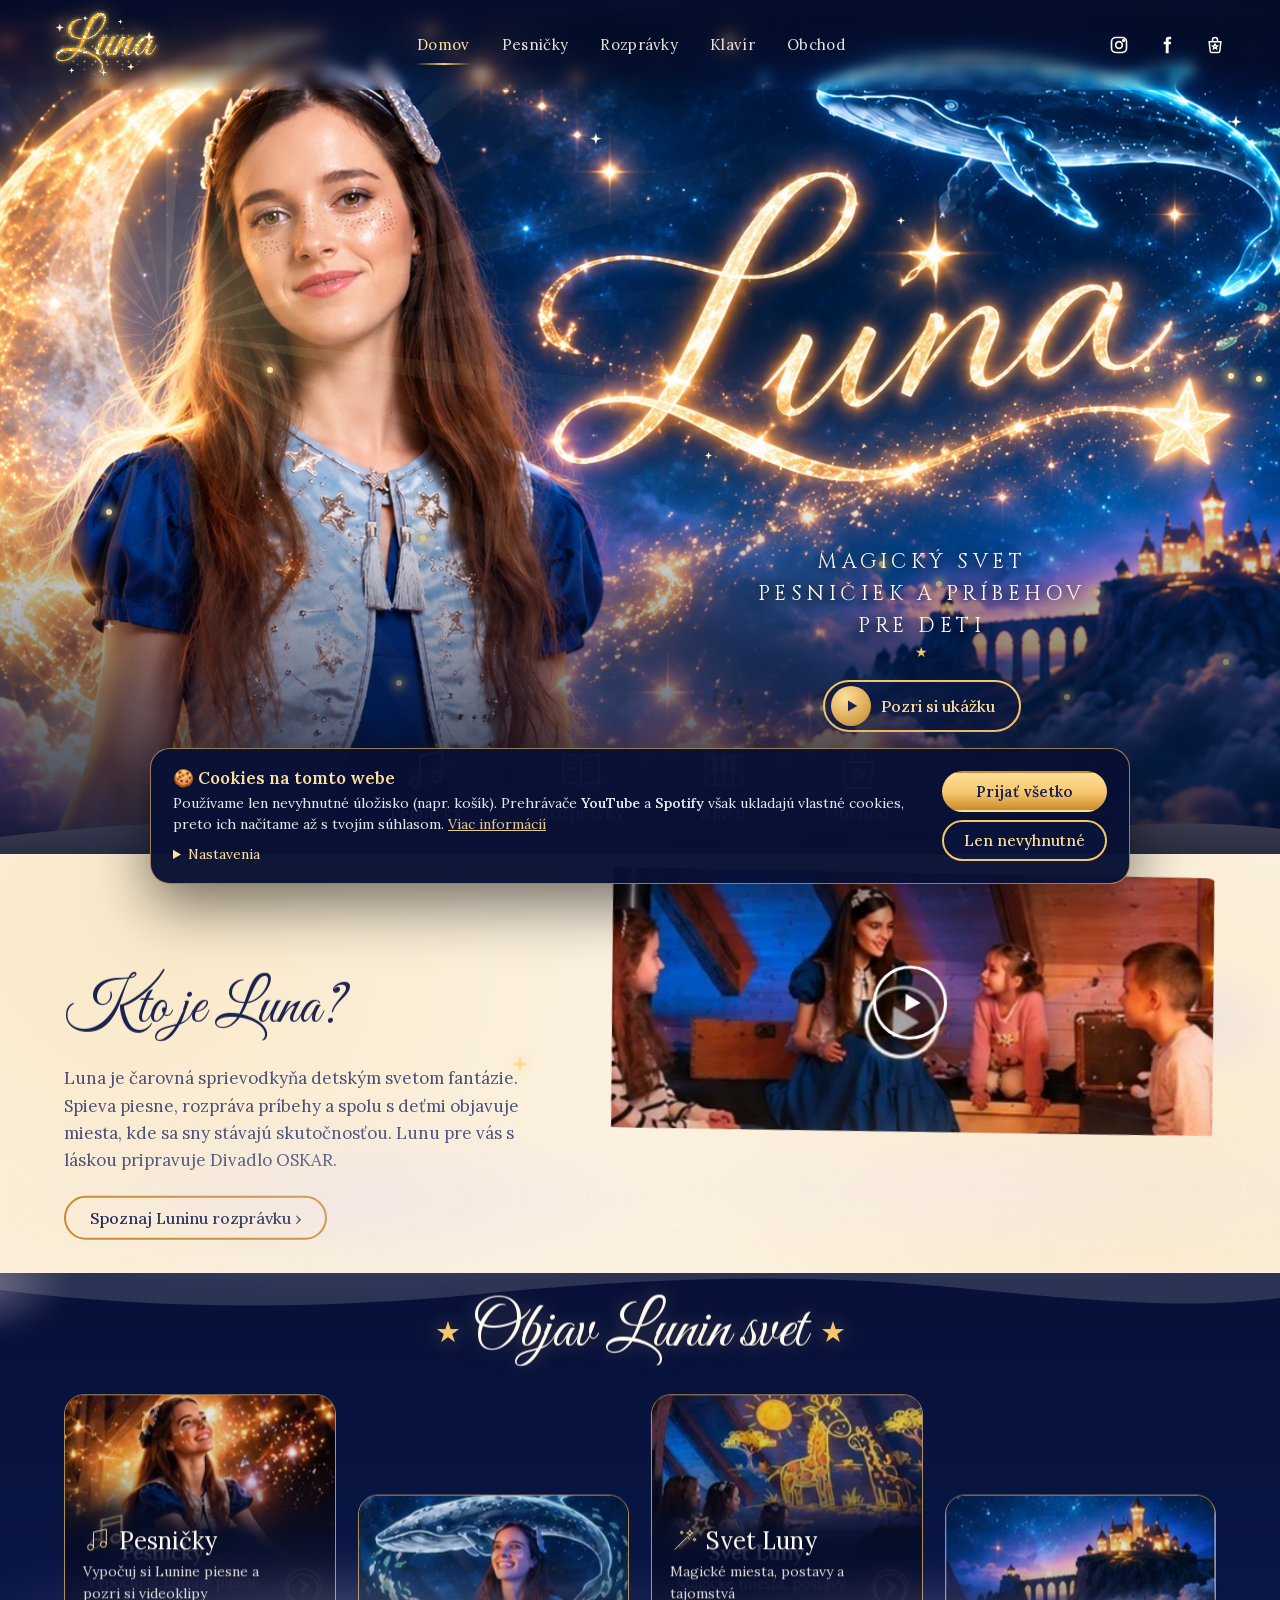
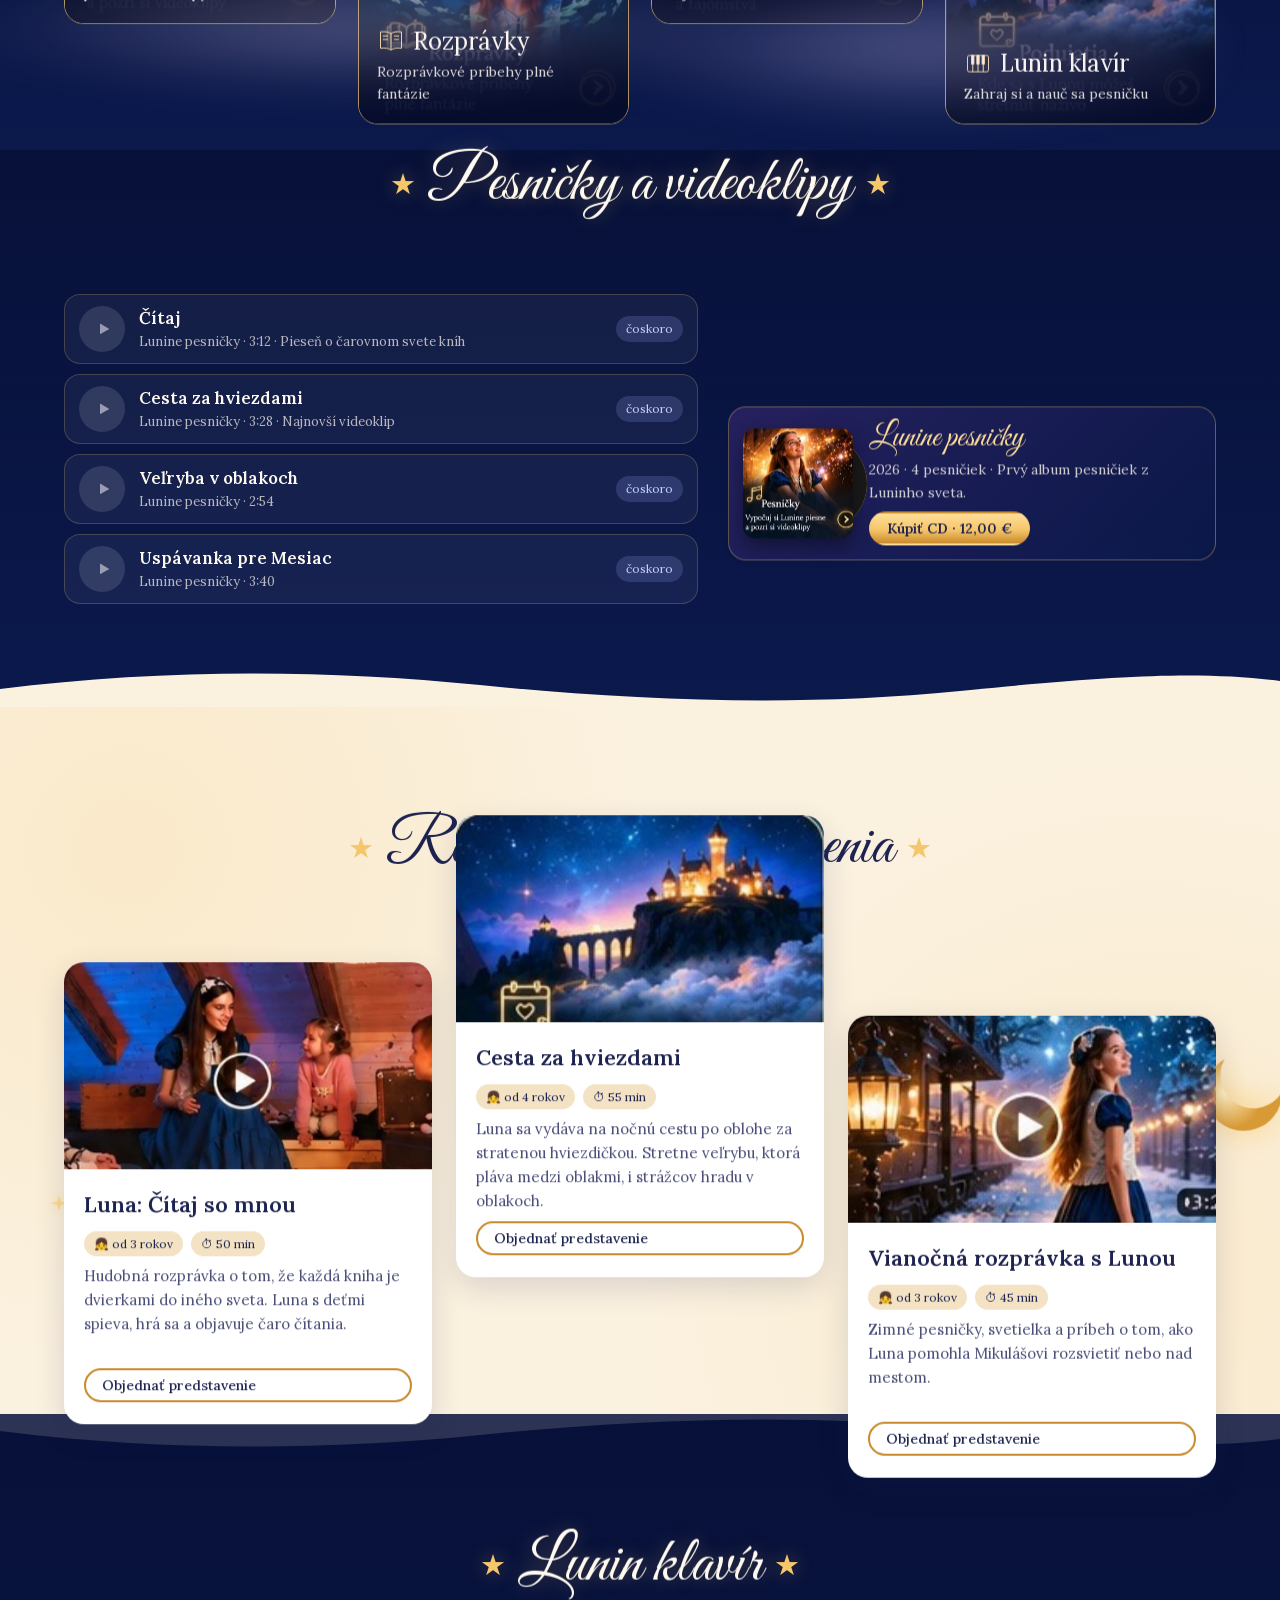
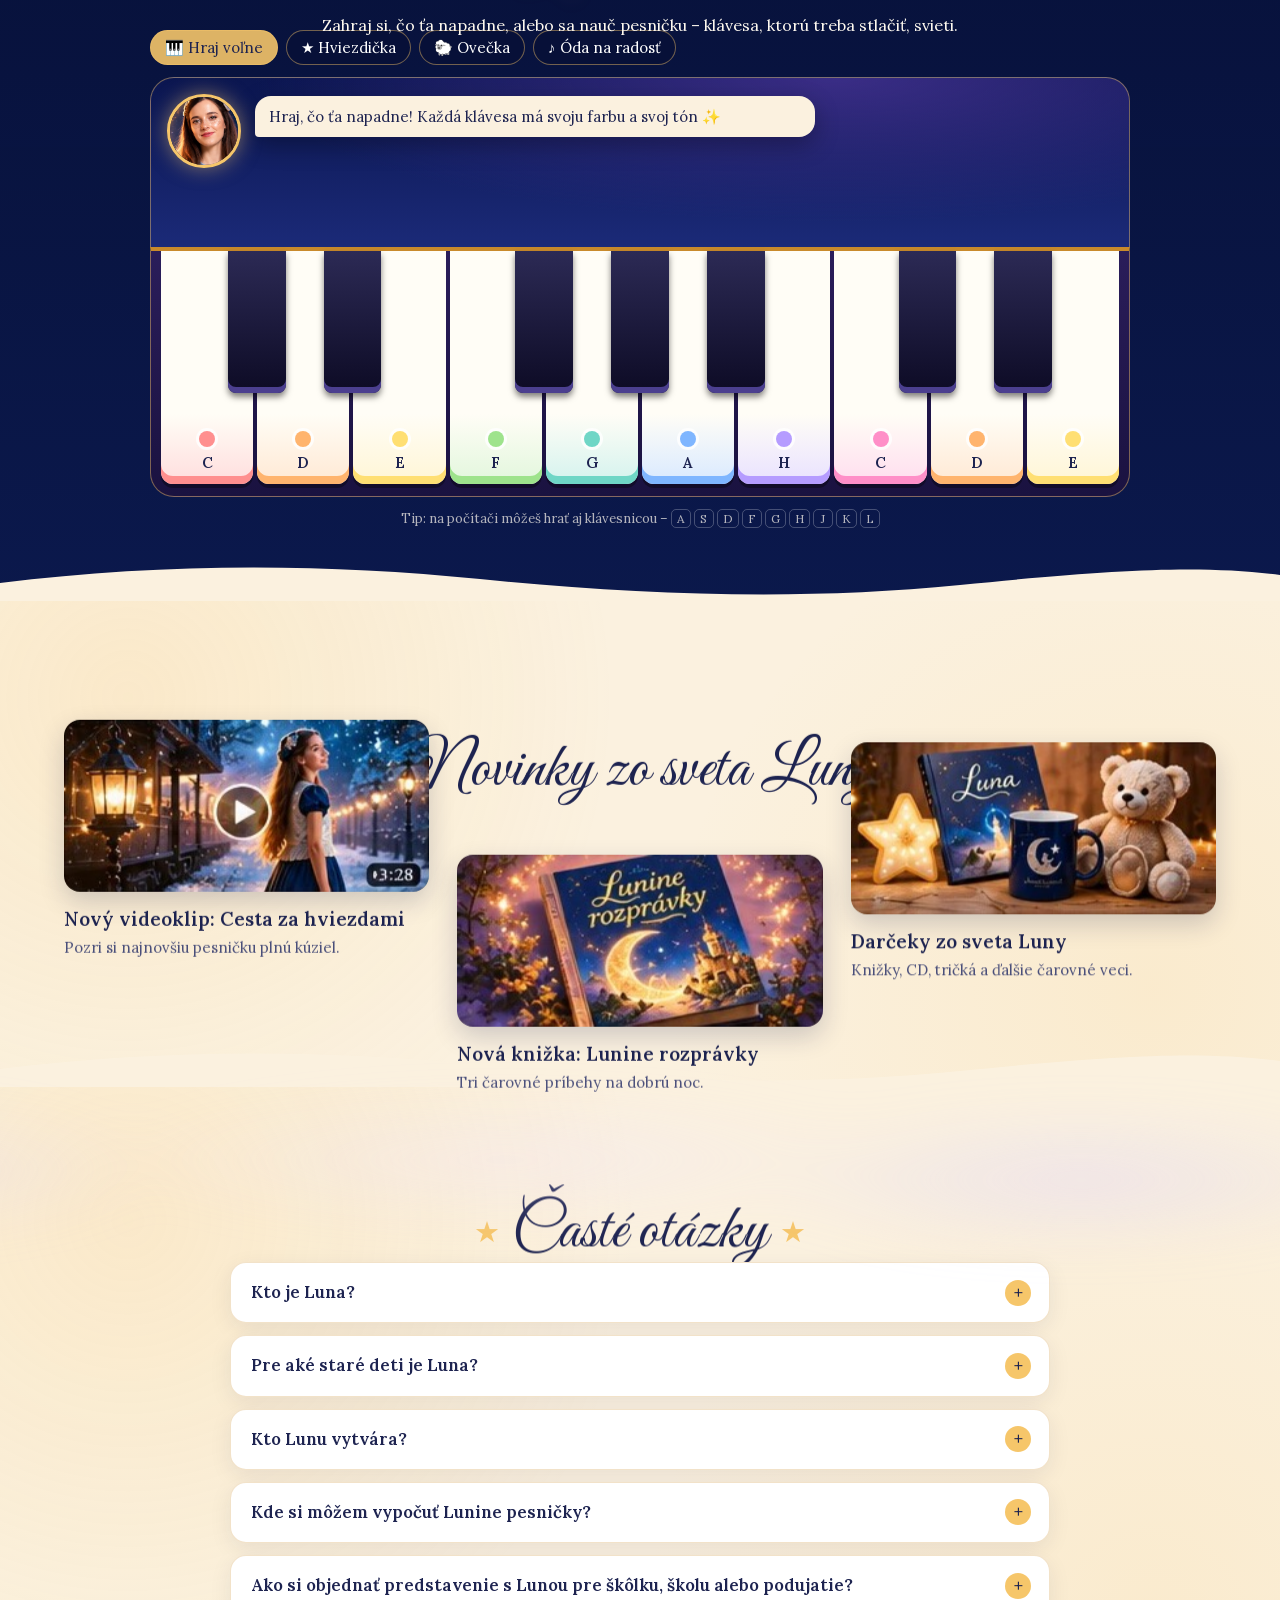
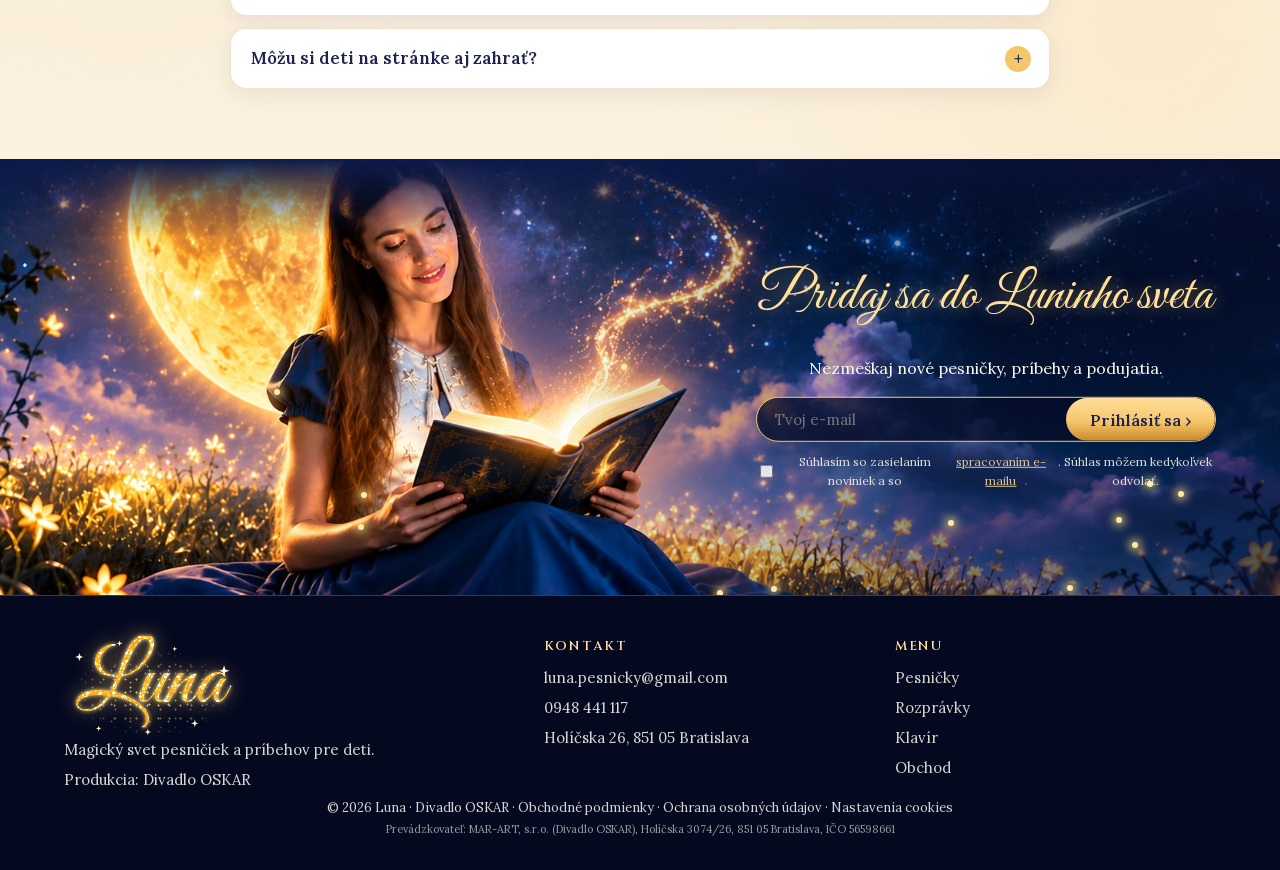
<file: index.html>
<!doctype html>
<html lang="sk">
<head>
  <meta charset="utf-8">
  <meta name="viewport" content="width=device-width, initial-scale=1">
  <title>Luna – pesničky, rozprávky a predstavenia pre deti | Divadlo OSKAR</title>
  <meta name="description" content="Luna je čarovná sprievodkyňa detským svetom fantázie. Pesničky a videoklipy pre deti, rozprávkové predstavenia Divadla OSKAR a detský klavír na hranie online.">
  <meta name="keywords" content="Luna, pesničky pre deti, detské pesničky, rozprávky pre deti, detské predstavenie, divadlo pre deti, Divadlo OSKAR, detský klavír online, Dievča z obrázka">
  <meta name="robots" content="index, follow, max-image-preview:large, max-snippet:-1, max-video-preview:-1">
  <link rel="canonical" href="https://www.dievcazobrazka.sk/">
  <meta name="author" content="Divadlo OSKAR">
  <meta name="theme-color" content="#0b1a4a">
  <!-- náhľad pri zdieľaní (Facebook, Messenger, WhatsApp, LinkedIn) -->
  <meta property="og:type" content="website">
  <meta property="og:site_name" content="Luna">
  <meta property="og:locale" content="sk_SK">
  <meta property="og:url" content="https://www.dievcazobrazka.sk/">
  <meta property="og:title" content="Luna – magický svet pesničiek a príbehov pre deti">
  <meta property="og:description" content="Luna je čarovná sprievodkyňa detským svetom fantázie. Pesničky a videoklipy pre deti, rozprávkové predstavenia Divadla OSKAR a detský klavír na hranie online.">
  <meta property="og:image" content="https://www.dievcazobrazka.sk/img/luna-hero.jpg">
  <meta property="og:image:width" content="1672">
  <meta property="og:image:height" content="941">
  <meta property="og:image:alt" content="Luna pod hviezdnou oblohou s mesiacom, veľrybou a hradom v oblakoch">
  <meta name="twitter:card" content="summary_large_image">
  <meta name="twitter:title" content="Luna – magický svet pesničiek a príbehov pre deti">
  <meta name="twitter:description" content="Luna je čarovná sprievodkyňa detským svetom fantázie. Pesničky a videoklipy pre deti, rozprávkové predstavenia Divadla OSKAR a detský klavír na hranie online.">
  <meta name="twitter:image" content="https://www.dievcazobrazka.sk/img/luna-hero.jpg">
  <link rel="icon" href="data:image/svg+xml,%3Csvg xmlns='http://www.w3.org/2000/svg' viewBox='0 0 60 60'%3E%3Cpath d='M38 6a24 24 0 1 0 16 38A20 20 0 0 1 38 6Z' fill='%23f6c66a'/%3E%3C/svg%3E">
  <link rel="icon" type="image/png" sizes="192x192" href="img/icon-192.png">
  <link rel="apple-touch-icon" href="img/icon-180.png">
  <link rel="manifest" href="site.webmanifest">
  <!-- súhrn pre AI asistentov (ChatGPT, Claude, Perplexity…) -->
  <link rel="alternate" type="text/markdown" title="Luna – súhrn pre AI" href="llms.txt">
  <!-- štruktúrované dáta pre Google a AI vyhľadávanie -->
  <script type="application/ld+json">
{
 "@context": "https://schema.org",
 "@graph": [
  {
   "@type": "WebSite",
   "@id": "https://www.dievcazobrazka.sk/#website",
   "url": "https://www.dievcazobrazka.sk/",
   "name": "Luna",
   "alternateName": [
    "Luna – magický svet pesničiek a príbehov pre deti",
    "Dievča z obrázka"
   ],
   "inLanguage": "sk-SK",
   "publisher": {
    "@id": "https://www.dievcazobrazka.sk/#prevadzkovatel"
   }
  },
  {
   "@type": "Organization",
   "@id": "https://www.dievcazobrazka.sk/#prevadzkovatel",
   "name": "MAR-ART, s.r.o.",
   "legalName": "MAR-ART, s.r.o.",
   "taxID": "2122379974",
   "identifier": {
    "@type": "PropertyValue",
    "propertyID": "IČO",
    "value": "56598661"
   },
   "email": "luna.pesnicky@gmail.com",
   "telephone": "+421948441117",
   "address": {
    "@type": "PostalAddress",
    "streetAddress": "Holíčska 3074/26",
    "postalCode": "851 05",
    "addressLocality": "Bratislava – Petržalka",
    "addressCountry": "SK"
   },
   "url": "https://www.dievcazobrazka.sk/",
   "brand": {
    "@id": "https://www.dievcazobrazka.sk/#divadlo-oskar"
   },
   "description": "Spoločnosť Divadla OSKAR, prevádzkovateľ webu a obchodu Luna."
  },
  {
   "@type": "PerformingGroup",
   "@id": "https://www.dievcazobrazka.sk/#divadlo-oskar",
   "name": "Divadlo OSKAR",
   "url": "https://www.divadlooskar.sk/",
   "email": "luna.pesnicky@gmail.com",
   "telephone": "+421948441117",
   "address": {
    "@type": "PostalAddress",
    "streetAddress": "Holíčska 26",
    "postalCode": "851 05",
    "addressLocality": "Bratislava",
    "addressCountry": "SK"
   },
   "sameAs": [
    "https://www.instagram.com/divadlo.oskar/",
    "https://www.facebook.com/divadlo.oskar/"
   ],
   "parentOrganization": {
    "@id": "https://www.dievcazobrazka.sk/#prevadzkovatel"
   }
  },
  {
   "@type": "CreativeWork",
   "@id": "https://www.dievcazobrazka.sk/#luna",
   "name": "Luna",
   "alternateName": "Dievča z obrázka",
   "description": "Luna je čarovná sprievodkyňa detským svetom fantázie. Spieva piesne, rozpráva príbehy a spolu s deťmi objavuje miesta, kde sa sny stávajú skutočnosťou. Lunu pre vás s láskou pripravuje Divadlo OSKAR.",
   "url": "https://www.dievcazobrazka.sk/",
   "image": "https://www.dievcazobrazka.sk/img/luna-hero.jpg",
   "inLanguage": "sk",
   "genre": [
    "pesničky pre deti",
    "rozprávky",
    "detské divadlo"
   ],
   "audience": {
    "@type": "PeopleAudience",
    "suggestedMinAge": 3
   },
   "producer": {
    "@id": "https://www.dievcazobrazka.sk/#divadlo-oskar"
   }
  },
  {
   "@type": "WebPage",
   "@id": "https://www.dievcazobrazka.sk/#webpage",
   "url": "https://www.dievcazobrazka.sk/",
   "name": "Luna – pesničky, rozprávky a predstavenia pre deti | Divadlo OSKAR",
   "description": "Luna je čarovná sprievodkyňa detským svetom fantázie. Pesničky a videoklipy pre deti, rozprávkové predstavenia Divadla OSKAR a detský klavír na hranie online.",
   "inLanguage": "sk-SK",
   "isPartOf": {
    "@id": "https://www.dievcazobrazka.sk/#website"
   },
   "about": {
    "@id": "https://www.dievcazobrazka.sk/#luna"
   },
   "primaryImageOfPage": {
    "@type": "ImageObject",
    "url": "https://www.dievcazobrazka.sk/img/luna-hero.jpg",
    "width": 1672,
    "height": 941
   }
  },
  {
   "@type": "FAQPage",
   "@id": "https://www.dievcazobrazka.sk/#faq",
   "mainEntity": [
    {
     "@type": "Question",
     "name": "Kto je Luna?",
     "acceptedAnswer": {
      "@type": "Answer",
      "text": "Luna je čarovná sprievodkyňa detským svetom fantázie. Spieva piesne, rozpráva príbehy a spolu s deťmi objavuje miesta, kde sa sny stávajú skutočnosťou. Lunu pre vás s láskou pripravuje Divadlo OSKAR."
     }
    },
    {
     "@type": "Question",
     "name": "Pre aké staré deti je Luna?",
     "acceptedAnswer": {
      "@type": "Answer",
      "text": "Lunine pesničky, príbehy a predstavenia sú určené deťom predškolského a mladšieho školského veku – približne od 3 rokov."
     }
    },
    {
     "@type": "Question",
     "name": "Kto Lunu vytvára?",
     "acceptedAnswer": {
      "@type": "Answer",
      "text": "Lunu pripravuje Divadlo OSKAR z Bratislavy, ktoré pre deti tvorí pesničky, videoklipy a hudobno-rozprávkové predstavenia."
     }
    },
    {
     "@type": "Question",
     "name": "Kde si môžem vypočuť Lunine pesničky?",
     "acceptedAnswer": {
      "@type": "Answer",
      "text": "Na tejto stránke v časti Pesničky a videoklipy – pri každej pesničke je odkaz na videoklip na YouTube alebo na Spotify, keď je k dispozícii."
     }
    },
    {
     "@type": "Question",
     "name": "Ako si objednať predstavenie s Lunou pre škôlku, školu alebo podujatie?",
     "acceptedAnswer": {
      "@type": "Answer",
      "text": "Napíšte na luna.pesnicky@gmail.com alebo zavolajte na 0948 441 117. Radi sa dohodneme na termíne aj mieste."
     }
    },
    {
     "@type": "Question",
     "name": "Môžu si deti na stránke aj zahrať?",
     "acceptedAnswer": {
      "@type": "Answer",
      "text": "Áno. Na stránke je Lunin klavír – deti môžu hrať voľne alebo sa naučiť pesničku, pri ktorej sa rozsvieti klávesa, ktorú treba stlačiť."
     }
    }
   ]
  }
 ]
}
  </script>
  <link rel="stylesheet" href="css/fonts.css">
  <link rel="stylesheet" href="css/luna.css">
  <link rel="stylesheet" href="css/cinema.css">
  <link rel="stylesheet" href="css/game.css">
</head>
<body>
  <canvas id="sky" aria-hidden="true"></canvas>
  <div class="aurora" aria-hidden="true"></div>

  <main>
    <!-- HERO -->
    <section class="hero" id="domov">
      <div class="hero-bg" role="img" aria-label="Luna pod hviezdnou oblohou s mesiacom, veľrybou a hradom v oblakoch"></div>
      <div class="hero-sparkles" aria-hidden="true">
        <i style="left:46%;top:14%"></i><i style="left:88%;top:41%;animation-delay:.8s"></i><i style="left:70%;top:24%;animation-delay:1.4s;width:10px;height:10px"></i>
        <i style="left:8%;top:72%;animation-delay:.4s"></i><i style="left:55%;top:52%;animation-delay:2s;width:9px;height:9px"></i><i style="left:96%;top:12%;animation-delay:1.1s"></i>
      </div>
      <div class="hero-text">
        <h1 class="sr-only">Luna – magický svet pesničiek a príbehov pre deti</h1>
        <p class="hero-sub" id="tagline">MAGICKÝ SVET<br>PESNIČIEK A PRÍBEHOV<br>PRE DETI<span class="star-sep">★</span></p>
        <button class="btn" id="trailerBtn"><span class="play"><svg viewBox="0 0 24 24"><path d="M6 4l14 8-14 8z"/></svg></span>Pozri si ukážku</button>
      </div>
      <div class="clouds" aria-hidden="true"><div class="cloud"></div><div class="cloud c2"></div></div>
      <nav class="quick-links" id="quickLinks" aria-label="Rýchle odkazy"></nav>
    </section>

    <!-- KTO JE LUNA -->
    <section class="section paper" id="o-lune">
      <div class="section-inner about">
        <div class="reveal">
          <h2>Kto je Luna?</h2>
          <p id="aboutText">Luna je čarovná sprievodkyňa detským svetom fantázie. Spieva piesne, rozpráva príbehy a spolu s deťmi objavuje miesta, kde sa sny stávajú skutočnosťou. Lunu pre vás s láskou pripravuje Divadlo OSKAR.</p>
          <a class="btn btn-ink" href="#predstavenia">Spoznaj Luninu rozprávku ›</a>
        </div>
        <div class="video-frame reveal d2">
          <img src="img/attic.jpg" alt="Luna rozpráva deťom príbeh na povale" loading="lazy">
          <button class="play-big" id="aboutPlay" aria-label="Prehrať video"><svg viewBox="0 0 24 24"><path d="M6 4l14 8-14 8z"/></svg></button>
        </div>
      </div>
    </section>

    <!-- OBJAV LUNIN SVET -->
    <section class="section night-band" id="svet">
      <div class="section-inner">
        <h2 class="section-title reveal"><span class="twinkle">★</span>Objav Lunin svet<span class="twinkle">★</span></h2>
        <div class="cards" id="worldCards"></div>
      </div>
    </section>

    <!-- TERMÍNY -->
    <section class="section" id="terminy">
      <div class="section-inner">
        <h2 class="section-title light reveal"><span class="twinkle">★</span>Kde sa stretneme<span class="twinkle">★</span></h2>
        <p class="lead reveal">Príď za Lunou naživo! Prehľad najbližších predstavení a podujatí.</p>
        <div class="filters reveal">
          <select id="fCity" aria-label="Filtrovať podľa mesta"><option value="">Všetky mestá</option></select>
          <select id="fShow" aria-label="Filtrovať podľa predstavenia"><option value="">Všetky predstavenia</option></select>
        </div>
        <div class="table-wrap reveal">
          <table class="events">
            <thead><tr><th>Dátum</th><th>Čas</th><th>Predstavenie</th><th>Mesto / miesto</th><th>Stav</th><th></th></tr></thead>
            <tbody id="eventsBody"></tbody>
          </table>
        </div>
      </div>
    </section>

    <!-- PESNIČKY A KLIPY -->
    <section class="section night-band" id="pesnicky">
      <div class="section-inner">
        <h2 class="section-title reveal"><span class="twinkle">★</span>Pesničky a videoklipy<span class="twinkle">★</span></h2>
        <div class="songs-layout">
          <ul class="song-list reveal" id="songList"></ul>
          <div class="albums reveal d2" id="albumList"></div>
        </div>
      </div>
    </section>

    <!-- PREDSTAVENIA / ROZPRÁVKY -->
    <section class="section paper" id="predstavenia">
      <div class="section-inner">
        <h2 class="section-title reveal"><span class="twinkle">★</span>Rozprávky a predstavenia<span class="twinkle">★</span></h2>
        <div class="shows" id="showList"></div>
      </div>
    </section>

    <!-- HRA -->
    <section class="section night-band" id="hra">
      <div class="section-inner">
        <h2 class="section-title reveal"><span class="twinkle">★</span>Lunin klavír<span class="twinkle">★</span></h2>
        <p class="lead reveal">Zahraj si, čo ťa napadne, alebo sa nauč pesničku – klávesa, ktorú treba stlačiť, svieti.</p>
        <div class="piano" id="piano"></div>
      </div>
    </section>

    <!-- NOVINKY -->
    <section class="section paper" id="novinky">
      <div class="section-inner">
        <h2 class="section-title reveal"><span class="twinkle">★</span>Novinky zo sveta Luny<span class="twinkle">★</span></h2>
        <div class="news" id="newsList"></div>
      </div>
    </section>

    <!-- ČASTÉ OTÁZKY (aj pre vyhľadávače a AI asistentov) -->
    <section class="section paper" id="otazky">
      <div class="section-inner">
        <h2 class="section-title reveal"><span class="twinkle">★</span>Časté otázky<span class="twinkle">★</span></h2>
        <div class="faq reveal">
          <details class="faq-item"><summary>Kto je Luna?</summary><p>Luna je čarovná sprievodkyňa detským svetom fantázie. Spieva piesne, rozpráva príbehy a spolu s deťmi objavuje miesta, kde sa sny stávajú skutočnosťou. Lunu pre vás s láskou pripravuje Divadlo OSKAR.</p></details>
          <details class="faq-item"><summary>Pre aké staré deti je Luna?</summary><p>Lunine pesničky, príbehy a predstavenia sú určené deťom predškolského a mladšieho školského veku – približne od 3 rokov.</p></details>
          <details class="faq-item"><summary>Kto Lunu vytvára?</summary><p>Lunu pripravuje Divadlo OSKAR z Bratislavy, ktoré pre deti tvorí pesničky, videoklipy a hudobno-rozprávkové predstavenia.</p></details>
          <details class="faq-item"><summary>Kde si môžem vypočuť Lunine pesničky?</summary><p>Na tejto stránke v časti Pesničky a videoklipy – pri každej pesničke je odkaz na videoklip na YouTube alebo na Spotify, keď je k dispozícii.</p></details>
          <details class="faq-item"><summary>Ako si objednať predstavenie s Lunou pre škôlku, školu alebo podujatie?</summary><p>Napíšte na luna.pesnicky@gmail.com alebo zavolajte na 0948 441 117. Radi sa dohodneme na termíne aj mieste.</p></details>
          <details class="faq-item"><summary>Môžu si deti na stránke aj zahrať?</summary><p>Áno. Na stránke je Lunin klavír – deti môžu hrať voľne alebo sa naučiť pesničku, pri ktorej sa rozsvieti klávesa, ktorú treba stlačiť.</p></details>
        </div>
      </div>
    </section>

    <!-- PRIDAJ SA -->
    <section class="join" id="pridaj-sa">
      <div class="join-bg" role="img" aria-label="Luna číta knihu pod žiarivým mesiacom"></div>
      <div class="join-box reveal">
        <h2>Pridaj sa do Luninho sveta</h2>
        <p>Nezmeškaj nové pesničky, príbehy a podujatia.</p>
        <form class="join-form" id="joinForm">
          <input type="email" required placeholder="Tvoj e-mail" aria-label="E-mail" maxlength="254">
          <input class="hp" name="website" tabindex="-1" autocomplete="off" aria-hidden="true">
          <button class="btn btn-gold" type="submit">Prihlásiť sa ›</button>
        </form>
        <label class="consent"><input type="checkbox" required form="joinForm"> Súhlasím so zasielaním noviniek a so <a href="ochrana-osobnych-udajov.html#newsletter">spracovaním e-mailu</a>. Súhlas môžem kedykoľvek odvolať.</label>
      </div>
    </section>
  </main>

  <script src="js/consent.js"></script>
  <script src="js/store.js"></script>
  <script src="js/magic.js"></script>
  <script src="js/cinema.js"></script>
  <script src="js/audio.js"></script>
  <script src="js/piano.js"></script>
  <script src="js/home.js"></script>
</body>
</html>
</file>
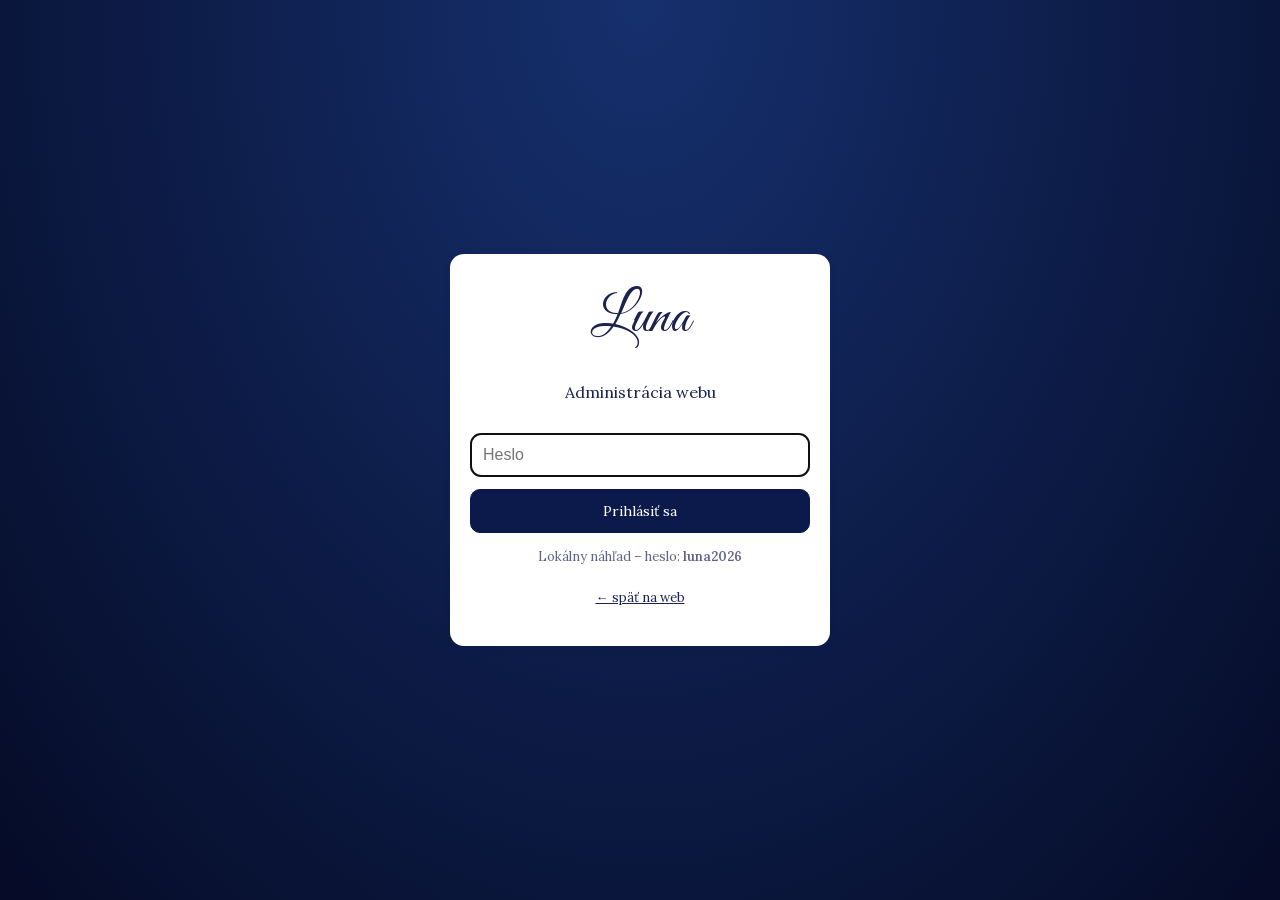
<file: admin.html>
<!doctype html>
<html lang="sk">
<head>
  <meta charset="utf-8">
  <meta name="viewport" content="width=device-width, initial-scale=1">
  <meta name="robots" content="noindex, nofollow">
  <title>Administrácia – Luna</title>
  <link rel="icon" href="data:image/svg+xml,%3Csvg xmlns='http://www.w3.org/2000/svg' viewBox='0 0 60 60'%3E%3Cpath d='M38 6a24 24 0 1 0 16 38A20 20 0 0 1 38 6Z' fill='%23f6c66a'/%3E%3C/svg%3E">
  <link rel="stylesheet" href="css/fonts.css">
  <link rel="stylesheet" href="css/luna.css">
  <style>
    body { background: #eef0f8; color: var(--ink); }
    .adm-top { display: flex; align-items: center; justify-content: space-between; gap: 12px; flex-wrap: wrap;
      padding: 12px 24px; background: linear-gradient(90deg, var(--night-1), var(--night-3)); color: #fff; }
    .adm-top .logo span { font-size: 38px; }
    .adm-top small { font-family: var(--f-display); letter-spacing: .15em; color: var(--gold-2); }
    .adm { display: grid; grid-template-columns: 230px 1fr; min-height: calc(100vh - 70px); }
    .adm-nav { background: #fff; border-right: 1px solid #dde0ee; padding: 16px 10px; display: flex; flex-direction: column; gap: 4px; }
    .adm-nav button { text-align: left; border: 0; background: none; padding: 10px 14px; border-radius: 10px; font-size: 15px; color: var(--ink); display: flex; justify-content: space-between; }
    .adm-nav button.on, .adm-nav button:hover { background: var(--cream-2); }
    .adm-nav .cnt { font-size: 12px; background: var(--night-2); color: #fff; border-radius: 999px; padding: 0 8px; }
    .adm-main { padding: 24px clamp(14px, 3vw, 36px); overflow-x: auto; }
    .adm-main h1 { font-family: var(--f-script); font-weight: 400; font-size: 46px; margin: 0 0 6px; }
    .bar { display: flex; gap: 10px; flex-wrap: wrap; align-items: center; margin-bottom: 16px; }
    .a-btn { padding: 8px 16px; border-radius: 10px; border: 1px solid #c9cde3; background: #fff; color: var(--ink); font-size: 14px; }
    .a-btn.pri { background: var(--night-2); color: #fff; border-color: var(--night-2); }
    .a-btn.gold { background: var(--gold); border-color: var(--gold-deep); }
    .a-btn.del { color: #b4233c; border-color: #f0c2cb; }
    .a-btn:hover { filter: brightness(1.05); box-shadow: 0 2px 8px rgba(0,0,0,.08); }
    table.adm-t { width: 100%; border-collapse: collapse; background: #fff; border-radius: 14px; overflow: hidden; box-shadow: 0 2px 10px rgba(20,30,80,.06); font-size: 14px; }
    .adm-t th { text-align: left; background: #f5f6fb; padding: 10px 12px; font-size: 12px; text-transform: uppercase; letter-spacing: .05em; color: var(--ink-soft); }
    .adm-t td { padding: 10px 12px; border-top: 1px solid #eceef6; vertical-align: middle; }
    .adm-t td.act { white-space: nowrap; text-align: right; }
    .adm-t img { width: 44px; height: 44px; object-fit: cover; border-radius: 8px; }
    .adm-t tr.past td { opacity: .5; }
    .card { background: #fff; border-radius: 14px; padding: 20px; box-shadow: 0 2px 10px rgba(20,30,80,.06); max-width: 820px; }
    .form { display: grid; grid-template-columns: 1fr 1fr; gap: 14px; }
    .form label { display: grid; gap: 4px; font-size: 13px; font-weight: 600; color: var(--ink-soft); }
    .form label.full { grid-column: 1 / -1; }
    .form input, .form select, .form textarea { padding: 9px 12px; border: 1px solid #c9cde3; border-radius: 10px; font: 15px var(--f-body); color: var(--ink); background: #fff; }
    .form .hint { font-weight: 400; font-size: 12px; opacity: .8; }
    .img-field { display: flex; gap: 8px; align-items: center; }
    .img-field input[type=text] { flex: 1; }
    .img-field img { width: 48px; height: 48px; object-fit: cover; border-radius: 8px; background: #eee; }
    .dlg { position: fixed; inset: 0; background: rgba(10, 16, 50, .55); display: none; place-items: center; z-index: 100; padding: 16px; }
    .dlg.open { display: grid; }
    .dlg .card { width: min(820px, 100%); max-height: 92vh; overflow: auto; }
    .dlg h2 { margin: 0 0 14px; }
    .note { background: #fff8e6; border: 1px solid #f1d48f; padding: 10px 14px; border-radius: 10px; font-size: 14px; margin-bottom: 16px; }
    .login { min-height: 100vh; display: grid; place-items: center; background: radial-gradient(ellipse at top, var(--night-3), var(--night-1)); }
    .login .card { width: min(380px, 92vw); text-align: center; }
    .login h1 { font-family: var(--f-script); font-weight: 400; font-size: 56px; margin: 0; color: var(--ink); }
    .login input { width: 100%; padding: 12px; border-radius: 10px; border: 1px solid #c9cde3; font-size: 16px; margin: 12px 0; }
    .pill { font-size: 12px; padding: 2px 8px; border-radius: 999px; background: #eef; }
    .pill.nová { background: #fff1c9; } .pill.vybavená { background: #d6f5e3; } .pill.zrušená { background: #fbd9df; }
    @media (max-width: 760px) { .adm { grid-template-columns: 1fr; } .adm-nav { flex-direction: row; overflow-x: auto; } .form { grid-template-columns: 1fr; } }
    .switches { display: grid; gap: 10px; }
    .switch { display: flex; align-items: center; gap: 12px; cursor: pointer; font-size: 15px; }
    .switch input { position: absolute; opacity: 0; pointer-events: none; }
    .switch .track { width: 46px; height: 26px; border-radius: 999px; background: #c9cde3; position: relative; transition: background .25s; flex: none; }
    .switch .knob { position: absolute; top: 3px; left: 3px; width: 20px; height: 20px; border-radius: 50%; background: #fff; box-shadow: 0 1px 4px rgba(0,0,0,.25); transition: transform .25s; }
    .switch input:checked + .track { background: #2e9d63; }
    .switch input:checked + .track .knob { transform: translateX(20px); }
    .switch input:focus-visible + .track { outline: 2px solid var(--night-3); outline-offset: 2px; }
    .switch .sw-state { margin-left: auto; font-size: 12px; font-weight: 600; color: #b4233c; }
    .switch .sw-state::after { content: "Vypnuté"; }
    .switch input:checked ~ .sw-state { color: #2e9d63; }
    .switch input:checked ~ .sw-state::after { content: "Zapnuté"; }
    .unsaved { color: #b4233c; font-size: 13px; font-weight: 600; }
  </style>
</head>
<body>
  <div id="app"></div>
  <script src="js/store.js"></script>
  <script src="js/magic.js"></script>
  <script src="js/admin.js"></script>
</body>
</html>
</file>
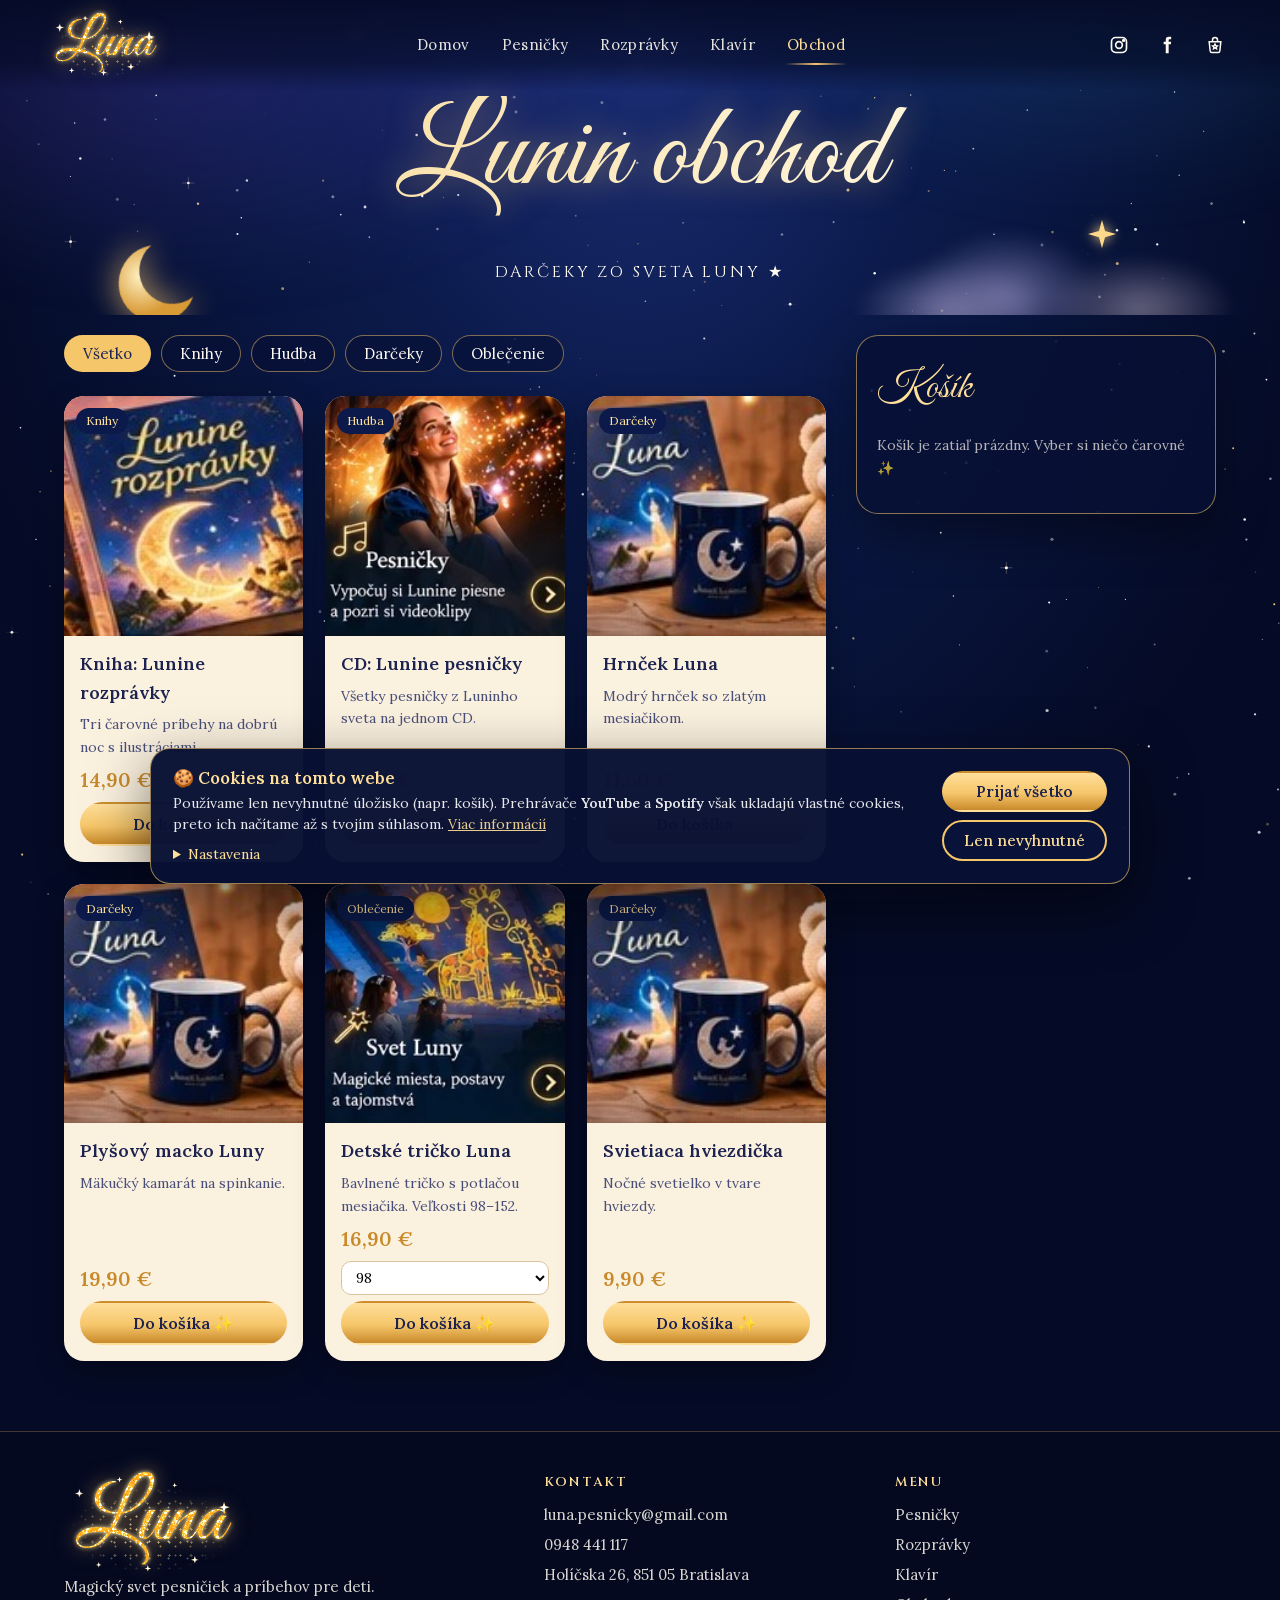
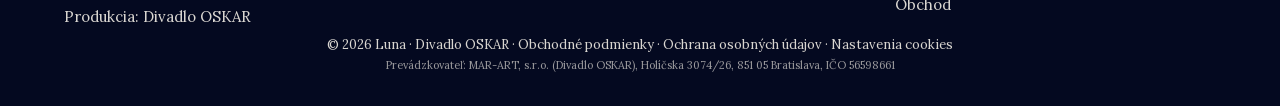
<file: obchod.html>
<!doctype html>
<html lang="sk">
<head>
  <meta charset="utf-8">
  <meta name="viewport" content="width=device-width, initial-scale=1">
  <title>Lunin obchod – knižky, CD a darčeky pre deti | Luna</title>
  <meta name="description" content="Darčeky zo sveta Luny: knižky s rozprávkami, CD s pesničkami pre deti, tričká, hrnčeky a ďalšie čarovné veci.">
  <link rel="canonical" href="https://www.dievcazobrazka.sk/obchod.html">
  <meta name="theme-color" content="#0b1a4a">
  <meta property="og:type" content="website">
  <meta property="og:site_name" content="Luna">
  <meta property="og:locale" content="sk_SK">
  <meta property="og:url" content="https://www.dievcazobrazka.sk/obchod.html">
  <meta property="og:title" content="Lunin obchod – darčeky zo sveta Luny">
  <meta property="og:description" content="Knižky, CD s pesničkami, tričká a ďalšie čarovné darčeky pre deti.">
  <meta property="og:image" content="https://www.dievcazobrazka.sk/img/news-gifts.jpg">
  <meta name="twitter:card" content="summary_large_image">
  <link rel="apple-touch-icon" href="img/icon-180.png">
  <link rel="manifest" href="site.webmanifest">
  <link rel="icon" href="data:image/svg+xml,%3Csvg xmlns='http://www.w3.org/2000/svg' viewBox='0 0 60 60'%3E%3Cpath d='M38 6a24 24 0 1 0 16 38A20 20 0 0 1 38 6Z' fill='%23f6c66a'/%3E%3C/svg%3E">
  <link rel="stylesheet" href="css/fonts.css">
  <link rel="stylesheet" href="css/luna.css">
  <link rel="stylesheet" href="css/cinema.css">
  <link rel="stylesheet" href="css/shop.css">
</head>
<body>
  <canvas id="sky" aria-hidden="true"></canvas>
  <div class="aurora" aria-hidden="true"></div>
  <main>
    <section class="shop-hero">
      <h1>Lunin obchod</h1>
      <p>DARČEKY ZO SVETA LUNY ★</p>
    </section>
    <section class="section" style="padding-top:20px">
      <div class="section-inner shop-layout">
        <div>
          <div class="cat-tabs" id="cats"></div>
          <div class="products" id="products"></div>
        </div>
        <aside class="cart" id="kosik" aria-label="Košík"></aside>
      </div>
    </section>
  </main>
  <script src="js/consent.js"></script>
  <script src="js/store.js"></script>
  <script src="js/magic.js"></script>
  <script src="js/cinema.js"></script>
  <script src="js/shop.js"></script>
</body>
</html>
</file>
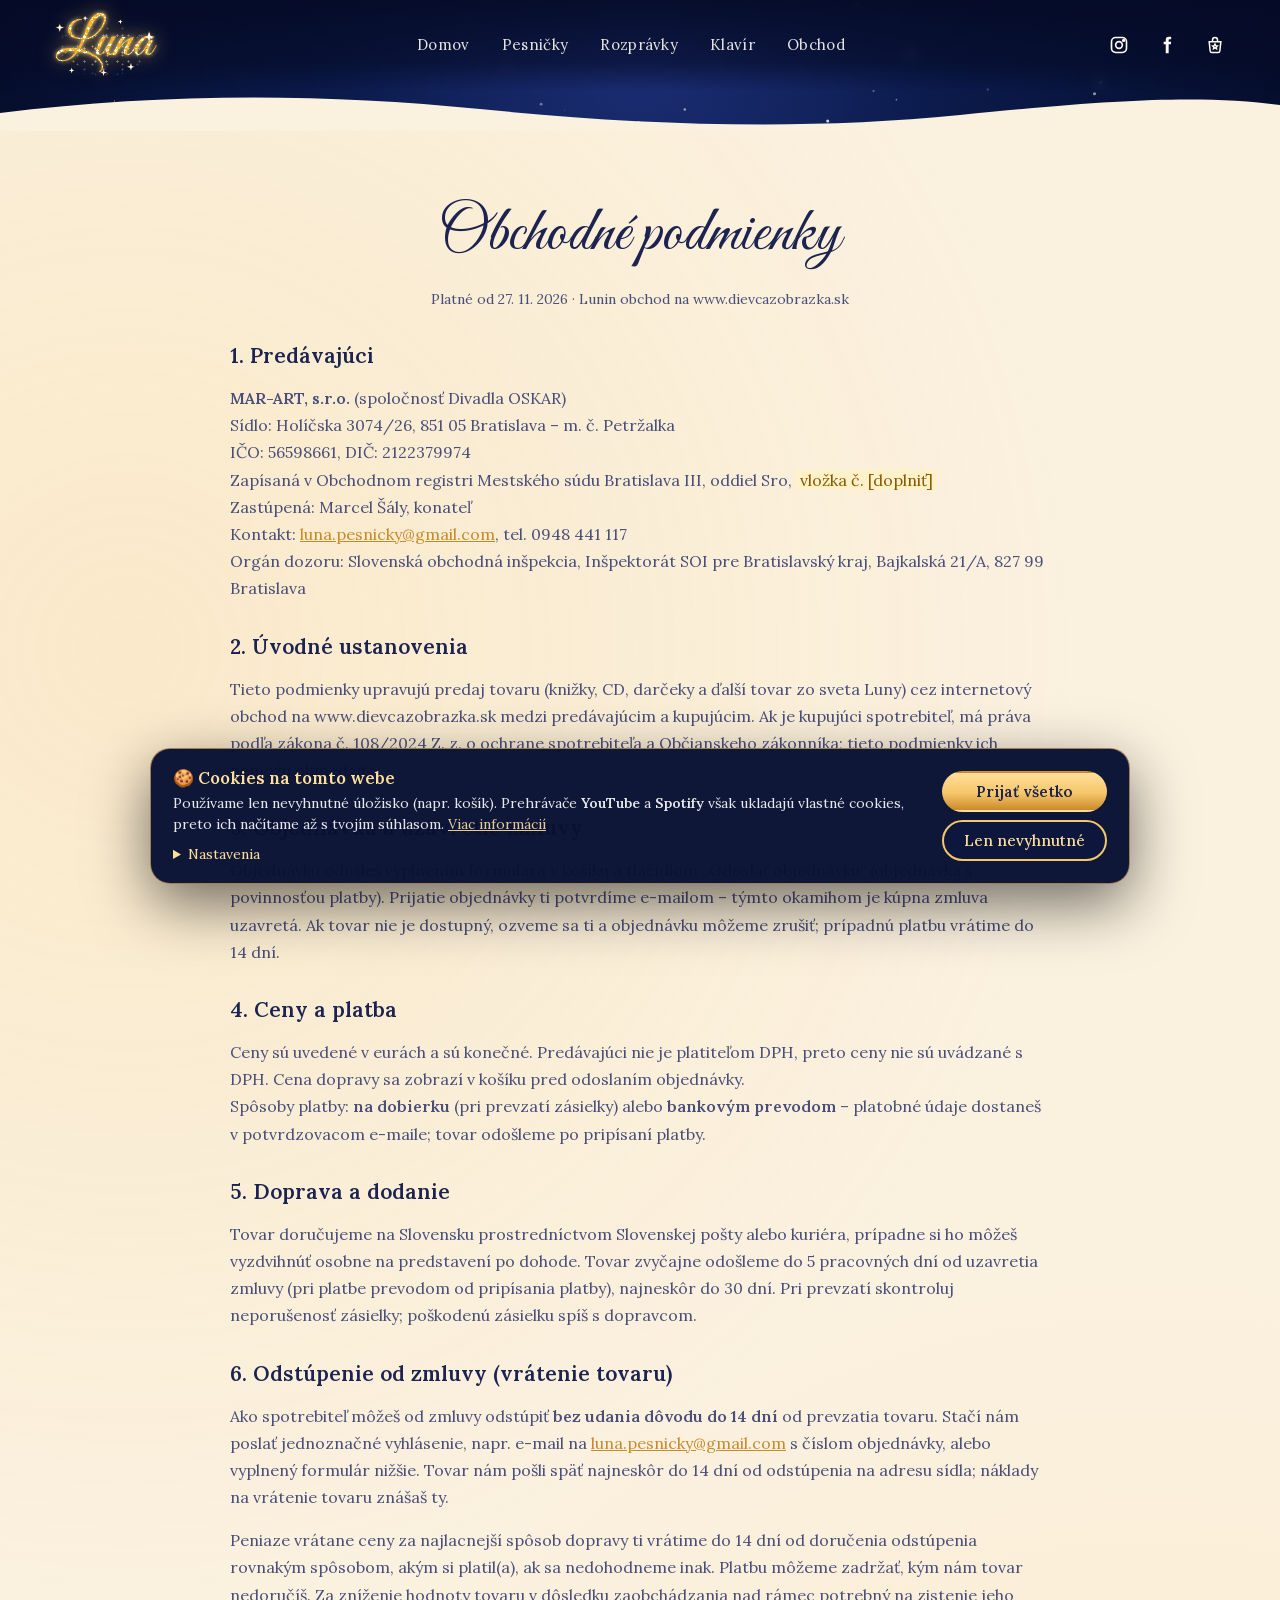
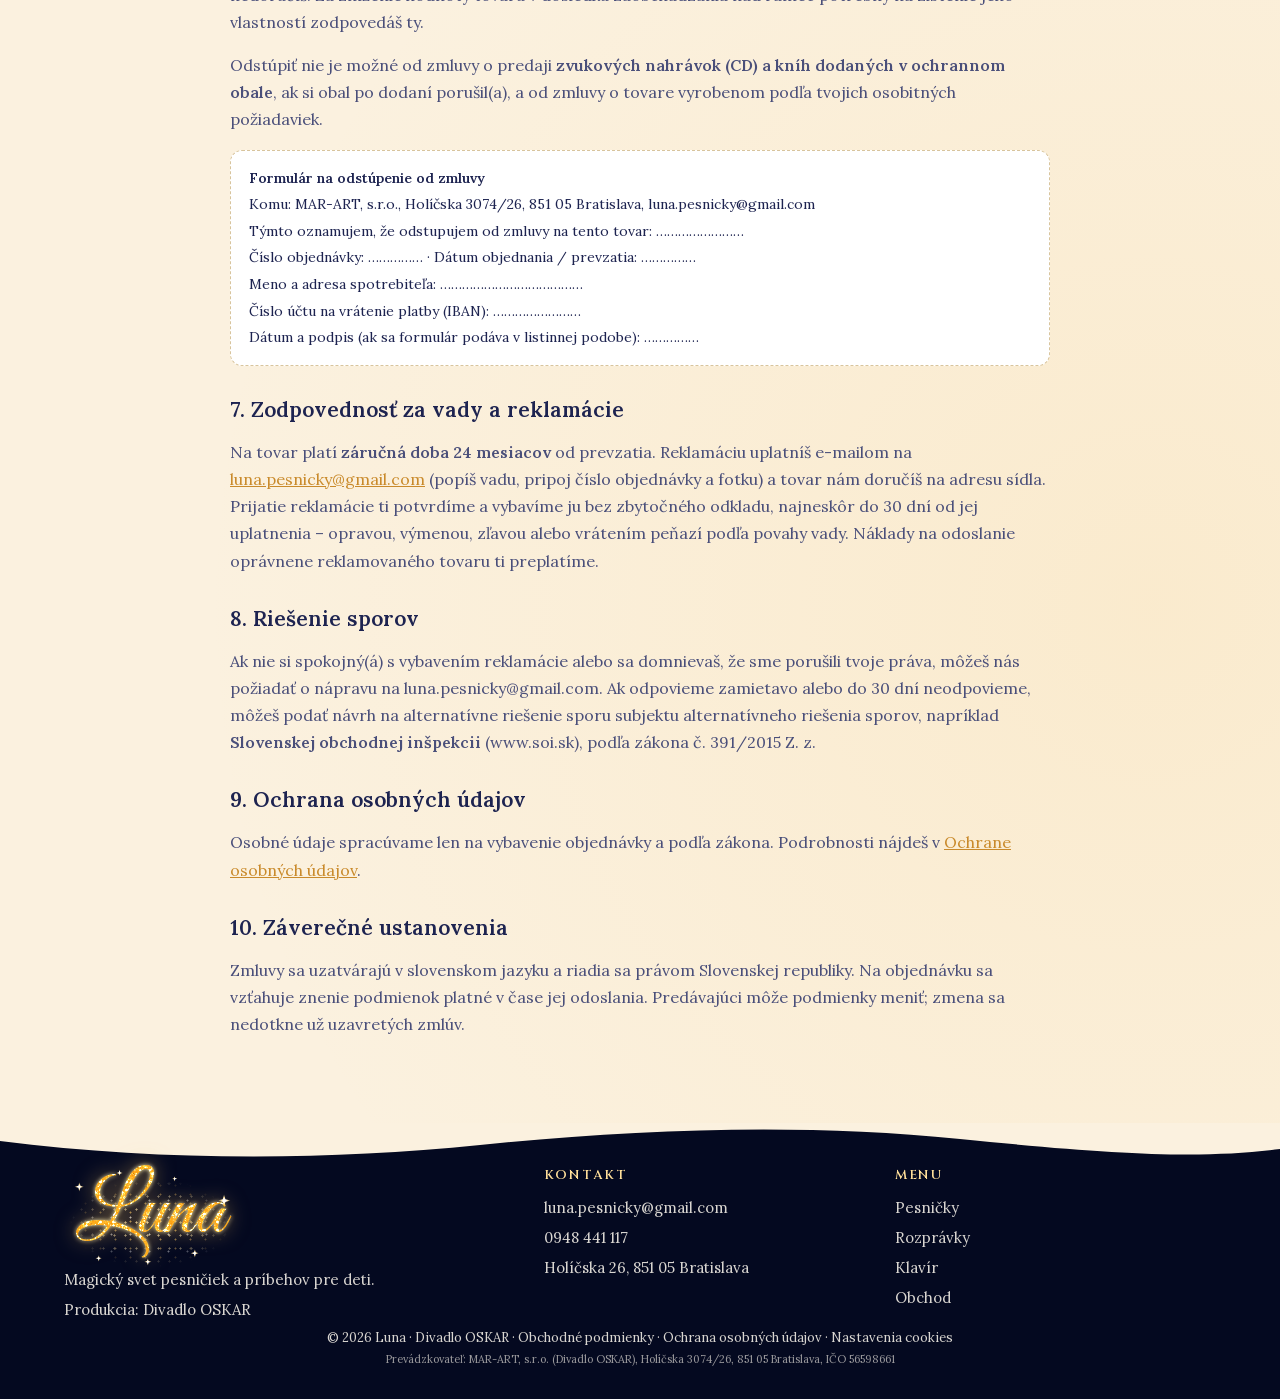
<file: obchodne-podmienky.html>
<!doctype html>
<html lang="sk">
<head>
  <meta charset="utf-8">
  <meta name="viewport" content="width=device-width, initial-scale=1">
  <title>Obchodné podmienky | Lunin obchod</title>
  <meta name="description" content="Obchodné podmienky obchodu Luna (www.dievcazobrazka.sk) – objednávka, ceny, doprava, platba, odstúpenie od zmluvy a reklamácie.">
  <link rel="canonical" href="https://www.dievcazobrazka.sk/obchodne-podmienky.html">
  <meta name="theme-color" content="#0b1a4a">
  <link rel="icon" type="image/png" sizes="192x192" href="img/icon-192.png">
  <link rel="apple-touch-icon" href="img/icon-180.png">
  <link rel="stylesheet" href="css/fonts.css">
  <link rel="stylesheet" href="css/luna.css">
  <link rel="stylesheet" href="css/cinema.css">
</head>
<body>
  <canvas id="sky" aria-hidden="true"></canvas>
  <main>
    <section class="section paper legal" style="margin-top:40px">
      <div class="section-inner">
        <h1 class="section-title">Obchodné podmienky</h1>
        <p class="legal-meta">Platné od 27. 11. 2026 · Lunin obchod na www.dievcazobrazka.sk</p>

        <h2>1. Predávajúci</h2>
        <p><b>MAR-ART, s.r.o.</b> (spoločnosť Divadla OSKAR)<br>
          Sídlo: Holíčska 3074/26, 851 05 Bratislava – m. č. Petržalka<br>
          IČO: 56598661, DIČ: 2122379974<br>
          Zapísaná v Obchodnom registri Mestského súdu Bratislava III, oddiel Sro, <span class="todo">vložka č. [doplniť]</span><br>
          Zastúpená: Marcel Šály, konateľ<br>
          Kontakt: <a href="mailto:luna.pesnicky@gmail.com">luna.pesnicky@gmail.com</a>, tel. 0948 441 117<br>
          Orgán dozoru: Slovenská obchodná inšpekcia, Inšpektorát SOI pre Bratislavský kraj, Bajkalská 21/A, 827 99 Bratislava</p>

        <h2>2. Úvodné ustanovenia</h2>
        <p>Tieto podmienky upravujú predaj tovaru (knižky, CD, darčeky a ďalší tovar zo sveta Luny) cez internetový obchod na
          www.dievcazobrazka.sk medzi predávajúcim a kupujúcim. Ak je kupujúci spotrebiteľ, má práva podľa zákona č. 108/2024 Z. z.
          o ochrane spotrebiteľa a Občianskeho zákonníka; tieto podmienky ich nemôžu obmedziť.</p>

        <h2>3. Objednávka a uzavretie zmluvy</h2>
        <p>Objednávku odošleš vyplnením formulára v košíku a tlačidlom „Odoslať objednávku“ (objednávka s povinnosťou platby).
          Prijatie objednávky ti potvrdíme e-mailom – týmto okamihom je kúpna zmluva uzavretá. Ak tovar nie je dostupný,
          ozveme sa ti a objednávku môžeme zrušiť; prípadnú platbu vrátime do 14 dní.</p>

        <h2>4. Ceny a platba</h2>
        <p>Ceny sú uvedené v eurách a sú konečné. Predávajúci nie je platiteľom DPH, preto ceny nie sú uvádzané s DPH.
          Cena dopravy sa zobrazí v košíku pred odoslaním objednávky.<br>
          Spôsoby platby: <b>na dobierku</b> (pri prevzatí zásielky) alebo <b>bankovým prevodom</b> – platobné údaje dostaneš
          v potvrdzovacom e-maile; tovar odošleme po pripísaní platby.</p>

        <h2>5. Doprava a dodanie</h2>
        <p>Tovar doručujeme na Slovensku prostredníctvom Slovenskej pošty alebo kuriéra, prípadne si ho môžeš vyzdvihnúť osobne
          na predstavení po dohode. Tovar zvyčajne odošleme do 5 pracovných dní od uzavretia zmluvy (pri platbe prevodom od pripísania platby),
          najneskôr do 30 dní. Pri prevzatí skontroluj neporušenosť zásielky; poškodenú zásielku spíš s dopravcom.</p>

        <h2 id="odstupenie">6. Odstúpenie od zmluvy (vrátenie tovaru)</h2>
        <p>Ako spotrebiteľ môžeš od zmluvy odstúpiť <b>bez udania dôvodu do 14 dní</b> od prevzatia tovaru. Stačí nám poslať
          jednoznačné vyhlásenie, napr. e-mail na <a href="mailto:luna.pesnicky@gmail.com?subject=Odstúpenie%20od%20zmluvy">luna.pesnicky@gmail.com</a>
          s číslom objednávky, alebo vyplnený formulár nižšie. Tovar nám pošli späť najneskôr do 14 dní od odstúpenia na adresu sídla;
          náklady na vrátenie tovaru znášaš ty.</p>
        <p>Peniaze vrátane ceny za najlacnejší spôsob dopravy ti vrátime do 14 dní od doručenia odstúpenia rovnakým spôsobom, akým si platil(a),
          ak sa nedohodneme inak. Platbu môžeme zadržať, kým nám tovar nedoručíš. Za zníženie hodnoty tovaru v dôsledku zaobchádzania
          nad rámec potrebný na zistenie jeho vlastností zodpovedáš ty.</p>
        <p>Odstúpiť nie je možné od zmluvy o predaji <b>zvukových nahrávok (CD) a kníh dodaných v ochrannom obale</b>, ak si obal po dodaní
          porušil(a), a od zmluvy o tovare vyrobenom podľa tvojich osobitných požiadaviek.</p>
        <div class="legal-form">
          <b>Formulár na odstúpenie od zmluvy</b><br>
          Komu: MAR-ART, s.r.o., Holíčska 3074/26, 851 05 Bratislava, luna.pesnicky@gmail.com<br>
          Týmto oznamujem, že odstupujem od zmluvy na tento tovar: ……………………<br>
          Číslo objednávky: …………… · Dátum objednania / prevzatia: ……………<br>
          Meno a adresa spotrebiteľa: …………………………………<br>
          Číslo účtu na vrátenie platby (IBAN): ……………………<br>
          Dátum a podpis (ak sa formulár podáva v listinnej podobe): ……………
        </div>

        <h2 id="reklamacie">7. Zodpovednosť za vady a reklamácie</h2>
        <p>Na tovar platí <b>záručná doba 24 mesiacov</b> od prevzatia. Reklamáciu uplatníš e-mailom na
          <a href="mailto:luna.pesnicky@gmail.com?subject=Reklamácia">luna.pesnicky@gmail.com</a> (popíš vadu, pripoj číslo objednávky a fotku)
          a tovar nám doručíš na adresu sídla. Prijatie reklamácie ti potvrdíme a vybavíme ju bez zbytočného odkladu,
          najneskôr do 30 dní od jej uplatnenia – opravou, výmenou, zľavou alebo vrátením peňazí podľa povahy vady.
          Náklady na odoslanie oprávnene reklamovaného tovaru ti preplatíme.</p>

        <h2>8. Riešenie sporov</h2>
        <p>Ak nie si spokojný(á) s vybavením reklamácie alebo sa domnievaš, že sme porušili tvoje práva, môžeš nás požiadať o nápravu
          na luna.pesnicky@gmail.com. Ak odpovieme zamietavo alebo do 30 dní neodpovieme, môžeš podať návrh na alternatívne riešenie sporu
          subjektu alternatívneho riešenia sporov, napríklad <b>Slovenskej obchodnej inšpekcii</b> (www.soi.sk), podľa zákona č. 391/2015 Z. z.</p>

        <h2>9. Ochrana osobných údajov</h2>
        <p>Osobné údaje spracúvame len na vybavenie objednávky a podľa zákona. Podrobnosti nájdeš v
          <a href="ochrana-osobnych-udajov.html">Ochrane osobných údajov</a>.</p>

        <h2>10. Záverečné ustanovenia</h2>
        <p>Zmluvy sa uzatvárajú v slovenskom jazyku a riadia sa právom Slovenskej republiky. Na objednávku sa vzťahuje znenie podmienok
          platné v čase jej odoslania. Predávajúci môže podmienky meniť; zmena sa nedotkne už uzavretých zmlúv.</p>
      </div>
    </section>
  </main>
  <script src="js/consent.js"></script>
  <script src="js/store.js"></script>
  <script src="js/magic.js"></script>
  <script src="js/page.js"></script>
</body>
</html>
</file>
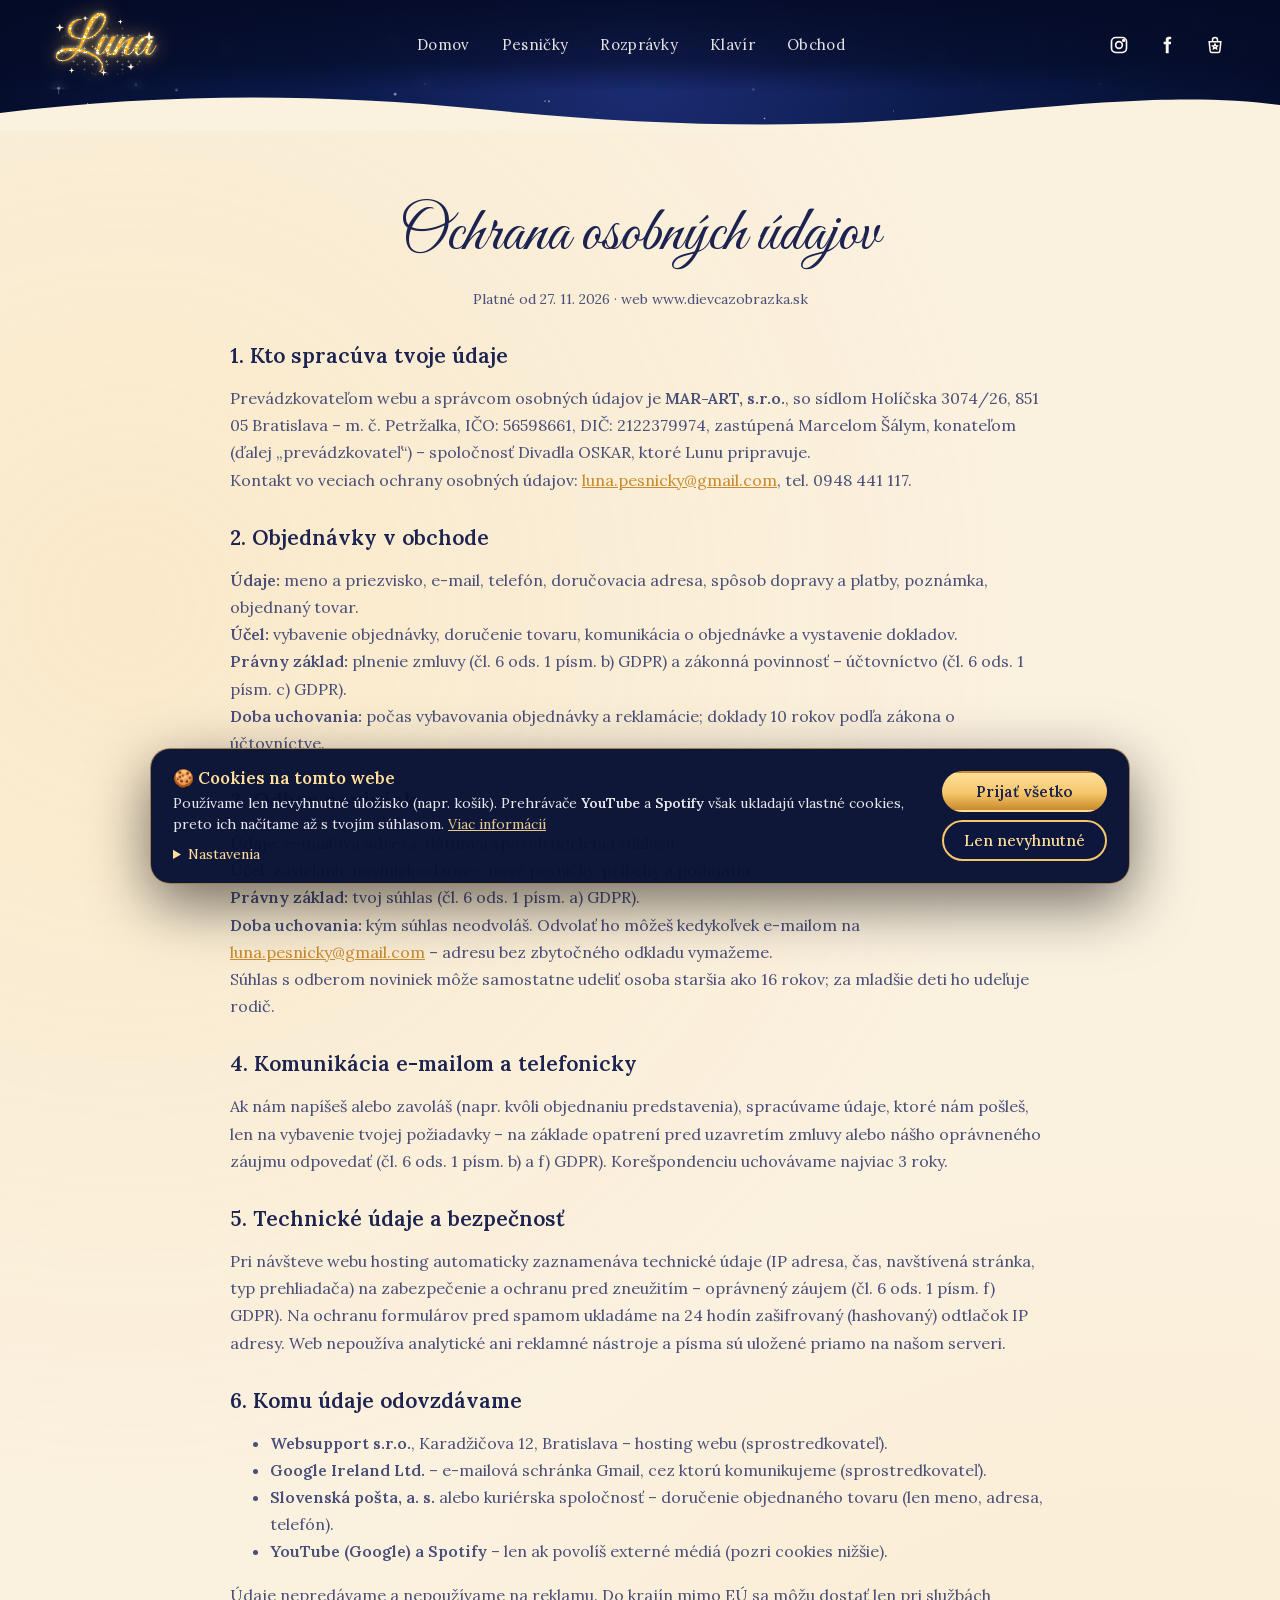
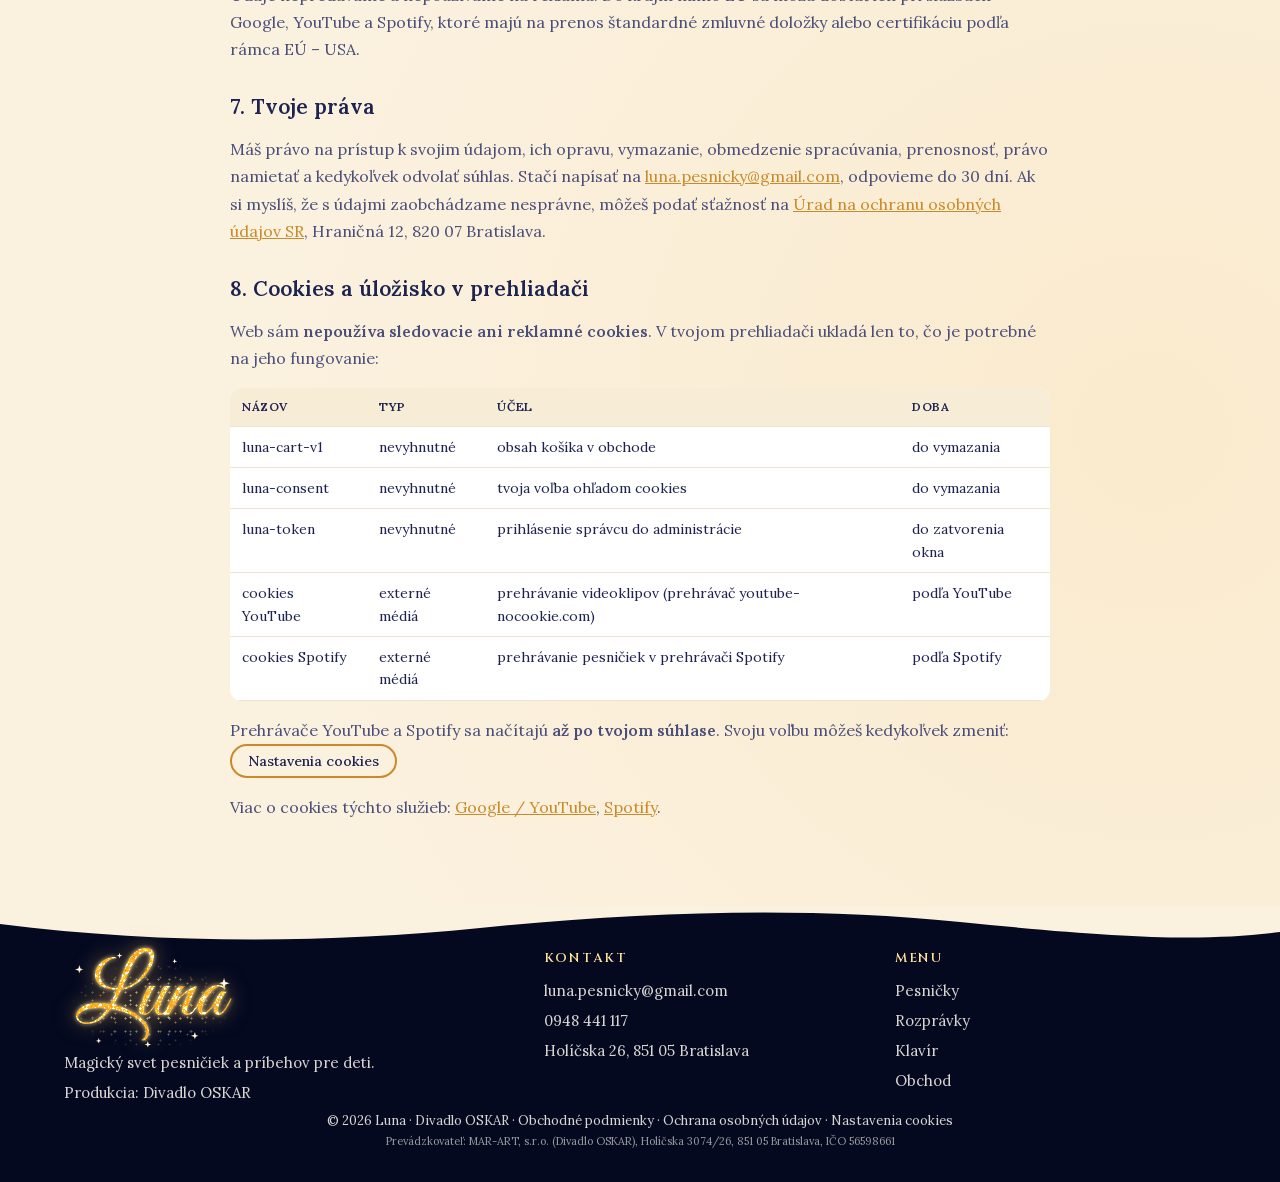
<file: ochrana-osobnych-udajov.html>
<!doctype html>
<html lang="sk">
<head>
  <meta charset="utf-8">
  <meta name="viewport" content="width=device-width, initial-scale=1">
  <title>Ochrana osobných údajov a cookies | Luna</title>
  <meta name="description" content="Ako web Luna (www.dievcazobrazka.sk) spracúva osobné údaje pri objednávkach, odbere noviniek a aké používa cookies.">
  <link rel="canonical" href="https://www.dievcazobrazka.sk/ochrana-osobnych-udajov.html">
  <meta name="theme-color" content="#0b1a4a">
  <link rel="icon" type="image/png" sizes="192x192" href="img/icon-192.png">
  <link rel="apple-touch-icon" href="img/icon-180.png">
  <link rel="stylesheet" href="css/fonts.css">
  <link rel="stylesheet" href="css/luna.css">
  <link rel="stylesheet" href="css/cinema.css">
</head>
<body>
  <canvas id="sky" aria-hidden="true"></canvas>
  <main>
    <section class="section paper legal" style="margin-top:40px">
      <div class="section-inner">
        <h1 class="section-title">Ochrana osobných údajov</h1>
        <p class="legal-meta">Platné od 27. 11. 2026 · web www.dievcazobrazka.sk</p>

        <h2>1. Kto spracúva tvoje údaje</h2>
        <p>Prevádzkovateľom webu a správcom osobných údajov je <b>MAR-ART, s.r.o.</b>, so sídlom Holíčska 3074/26, 851 05 Bratislava – m. č. Petržalka, IČO: 56598661, DIČ: 2122379974, zastúpená Marcelom Šálym, konateľom
          (ďalej „prevádzkovateľ“) – spoločnosť Divadla OSKAR, ktoré Lunu pripravuje.<br>
          Kontakt vo veciach ochrany osobných údajov: <a href="mailto:luna.pesnicky@gmail.com">luna.pesnicky@gmail.com</a>, tel. 0948 441 117.</p>

        <h2 id="objednavky">2. Objednávky v obchode</h2>
        <p><b>Údaje:</b> meno a priezvisko, e-mail, telefón, doručovacia adresa, spôsob dopravy a platby, poznámka, objednaný tovar.<br>
          <b>Účel:</b> vybavenie objednávky, doručenie tovaru, komunikácia o objednávke a vystavenie dokladov.<br>
          <b>Právny základ:</b> plnenie zmluvy (čl. 6 ods. 1 písm. b) GDPR) a zákonná povinnosť – účtovníctvo (čl. 6 ods. 1 písm. c) GDPR).<br>
          <b>Doba uchovania:</b> počas vybavovania objednávky a reklamácie; doklady 10 rokov podľa zákona o účtovníctve.</p>

        <h2 id="newsletter">3. Odber noviniek</h2>
        <p><b>Údaje:</b> e-mailová adresa, dátum a spôsob udelenia súhlasu.<br>
          <b>Účel:</b> zasielanie noviniek o Lune – nové pesničky, príbehy a podujatia.<br>
          <b>Právny základ:</b> tvoj súhlas (čl. 6 ods. 1 písm. a) GDPR).<br>
          <b>Doba uchovania:</b> kým súhlas neodvoláš. Odvolať ho môžeš kedykoľvek e-mailom na
          <a href="mailto:luna.pesnicky@gmail.com?subject=Odhlásenie%20noviniek">luna.pesnicky@gmail.com</a> – adresu bez zbytočného odkladu vymažeme.<br>
          Súhlas s odberom noviniek môže samostatne udeliť osoba staršia ako 16 rokov; za mladšie deti ho udeľuje rodič.</p>

        <h2>4. Komunikácia e-mailom a telefonicky</h2>
        <p>Ak nám napíšeš alebo zavoláš (napr. kvôli objednaniu predstavenia), spracúvame údaje, ktoré nám pošleš, len na vybavenie
          tvojej požiadavky – na základe opatrení pred uzavretím zmluvy alebo nášho oprávneného záujmu odpovedať (čl. 6 ods. 1 písm. b) a f) GDPR).
          Korešpondenciu uchovávame najviac 3 roky.</p>

        <h2>5. Technické údaje a bezpečnosť</h2>
        <p>Pri návšteve webu hosting automaticky zaznamenáva technické údaje (IP adresa, čas, navštívená stránka, typ prehliadača) na zabezpečenie
          a ochranu pred zneužitím – oprávnený záujem (čl. 6 ods. 1 písm. f) GDPR). Na ochranu formulárov pred spamom ukladáme na 24 hodín
          zašifrovaný (hashovaný) odtlačok IP adresy. Web nepoužíva analytické ani reklamné nástroje a písma sú uložené priamo na našom serveri.</p>

        <h2>6. Komu údaje odovzdávame</h2>
        <ul>
          <li><b>Websupport s.r.o.</b>, Karadžičova 12, Bratislava – hosting webu (sprostredkovateľ).</li>
          <li><b>Google Ireland Ltd.</b> – e-mailová schránka Gmail, cez ktorú komunikujeme (sprostredkovateľ).</li>
          <li><b>Slovenská pošta, a. s.</b> alebo kuriérska spoločnosť – doručenie objednaného tovaru (len meno, adresa, telefón).</li>
          <li><b>YouTube (Google) a Spotify</b> – len ak povolíš externé médiá (pozri cookies nižšie).</li>
        </ul>
        <p>Údaje nepredávame a nepoužívame na reklamu. Do krajín mimo EÚ sa môžu dostať len pri službách Google, YouTube a Spotify,
          ktoré majú na prenos štandardné zmluvné doložky alebo certifikáciu podľa rámca EÚ – USA.</p>

        <h2 id="prava">7. Tvoje práva</h2>
        <p>Máš právo na prístup k svojim údajom, ich opravu, vymazanie, obmedzenie spracúvania, prenosnosť, právo namietať
          a kedykoľvek odvolať súhlas. Stačí napísať na <a href="mailto:luna.pesnicky@gmail.com">luna.pesnicky@gmail.com</a>, odpovieme do 30 dní.
          Ak si myslíš, že s údajmi zaobchádzame nesprávne, môžeš podať sťažnosť na
          <a href="https://dataprotection.gov.sk" target="_blank" rel="noopener">Úrad na ochranu osobných údajov SR</a>, Hraničná 12, 820 07 Bratislava.</p>

        <h2 id="cookies">8. Cookies a úložisko v prehliadači</h2>
        <p>Web sám <b>nepoužíva sledovacie ani reklamné cookies</b>. V tvojom prehliadači ukladá len to, čo je potrebné na jeho fungovanie:</p>
        <table class="legal-table">
          <thead><tr><th>Názov</th><th>Typ</th><th>Účel</th><th>Doba</th></tr></thead>
          <tbody>
            <tr><td>luna-cart-v1</td><td>nevyhnutné</td><td>obsah košíka v obchode</td><td>do vymazania</td></tr>
            <tr><td>luna-consent</td><td>nevyhnutné</td><td>tvoja voľba ohľadom cookies</td><td>do vymazania</td></tr>
            <tr><td>luna-token</td><td>nevyhnutné</td><td>prihlásenie správcu do administrácie</td><td>do zatvorenia okna</td></tr>
            <tr><td>cookies YouTube</td><td>externé médiá</td><td>prehrávanie videoklipov (prehrávač youtube-nocookie.com)</td><td>podľa YouTube</td></tr>
            <tr><td>cookies Spotify</td><td>externé médiá</td><td>prehrávanie pesničiek v prehrávači Spotify</td><td>podľa Spotify</td></tr>
          </tbody>
        </table>
        <p>Prehrávače YouTube a Spotify sa načítajú <b>až po tvojom súhlase</b>. Svoju voľbu môžeš kedykoľvek zmeniť:
          <a href="#" class="btn btn-ink btn-small" data-cookie-settings>Nastavenia cookies</a></p>
        <p>Viac o cookies týchto služieb: <a href="https://policies.google.com/privacy" target="_blank" rel="noopener">Google / YouTube</a>,
          <a href="https://www.spotify.com/sk/legal/cookies-policy/" target="_blank" rel="noopener">Spotify</a>.</p>
      </div>
    </section>
  </main>
  <script src="js/consent.js"></script>
  <script src="js/store.js"></script>
  <script src="js/magic.js"></script>
  <script src="js/page.js"></script>
</body>
</html>
</file>
<file: css/fonts.css>
/* Písma uložené priamo na webe (bez Google Fonts – žiadne IP adresy návštevníkov do USA) */
/* latin-ext */
@font-face {
  font-family: 'Cinzel';
  font-style: normal;
  font-weight: 400;
  font-display: swap;
  src: url(../fonts/cinzel-400-latin-ext.woff2) format('woff2');
  unicode-range: U+0100-02BA, U+02BD-02C5, U+02C7-02CC, U+02CE-02D7, U+02DD-02FF, U+0304, U+0308, U+0329, U+1D00-1DBF, U+1E00-1E9F, U+1EF2-1EFF, U+2020, U+20A0-20AB, U+20AD-20C4, U+2113, U+2C60-2C7F, U+A720-A7FF;
}
/* latin */
@font-face {
  font-family: 'Cinzel';
  font-style: normal;
  font-weight: 400;
  font-display: swap;
  src: url(../fonts/cinzel-400-latin.woff2) format('woff2');
  unicode-range: U+0000-00FF, U+0131, U+0152-0153, U+02BB-02BC, U+02C6, U+02DA, U+02DC, U+0304, U+0308, U+0329, U+2000-206F, U+20AC, U+2122, U+2191, U+2193, U+2212, U+2215, U+FEFF, U+FFFD;
}
/* latin-ext */
@font-face {
  font-family: 'Cinzel';
  font-style: normal;
  font-weight: 600;
  font-display: swap;
  src: url(../fonts/cinzel-400-latin-ext.woff2) format('woff2');
  unicode-range: U+0100-02BA, U+02BD-02C5, U+02C7-02CC, U+02CE-02D7, U+02DD-02FF, U+0304, U+0308, U+0329, U+1D00-1DBF, U+1E00-1E9F, U+1EF2-1EFF, U+2020, U+20A0-20AB, U+20AD-20C4, U+2113, U+2C60-2C7F, U+A720-A7FF;
}
/* latin */
@font-face {
  font-family: 'Cinzel';
  font-style: normal;
  font-weight: 600;
  font-display: swap;
  src: url(../fonts/cinzel-400-latin.woff2) format('woff2');
  unicode-range: U+0000-00FF, U+0131, U+0152-0153, U+02BB-02BC, U+02C6, U+02DA, U+02DC, U+0304, U+0308, U+0329, U+2000-206F, U+20AC, U+2122, U+2191, U+2193, U+2212, U+2215, U+FEFF, U+FFFD;
}
/* latin-ext */
@font-face {
  font-family: 'Great Vibes';
  font-style: normal;
  font-weight: 400;
  font-display: swap;
  src: url(../fonts/greatvibes-400-latin-ext.woff2) format('woff2');
  unicode-range: U+0100-02BA, U+02BD-02C5, U+02C7-02CC, U+02CE-02D7, U+02DD-02FF, U+0304, U+0308, U+0329, U+1D00-1DBF, U+1E00-1E9F, U+1EF2-1EFF, U+2020, U+20A0-20AB, U+20AD-20C4, U+2113, U+2C60-2C7F, U+A720-A7FF;
}
/* latin */
@font-face {
  font-family: 'Great Vibes';
  font-style: normal;
  font-weight: 400;
  font-display: swap;
  src: url(../fonts/greatvibes-400-latin.woff2) format('woff2');
  unicode-range: U+0000-00FF, U+0131, U+0152-0153, U+02BB-02BC, U+02C6, U+02DA, U+02DC, U+0304, U+0308, U+0329, U+2000-206F, U+20AC, U+2122, U+2191, U+2193, U+2212, U+2215, U+FEFF, U+FFFD;
}
/* latin-ext */
@font-face {
  font-family: 'Lora';
  font-style: italic;
  font-weight: 400;
  font-display: swap;
  src: url(../fonts/lora-400i-latin-ext.woff2) format('woff');
  unicode-range: U+0100-02BA, U+02BD-02C5, U+02C7-02CC, U+02CE-02D7, U+02DD-02FF, U+0304, U+0308, U+0329, U+1D00-1DBF, U+1E00-1E9F, U+1EF2-1EFF, U+2020, U+20A0-20AB, U+20AD-20C4, U+2113, U+2C60-2C7F, U+A720-A7FF;
}
/* latin */
@font-face {
  font-family: 'Lora';
  font-style: italic;
  font-weight: 400;
  font-display: swap;
  src: url(../fonts/lora-400i-latin.woff2) format('woff');
  unicode-range: U+0000-00FF, U+0131, U+0152-0153, U+02BB-02BC, U+02C6, U+02DA, U+02DC, U+0304, U+0308, U+0329, U+2000-206F, U+20AC, U+2122, U+2191, U+2193, U+2212, U+2215, U+FEFF, U+FFFD;
}
/* latin-ext */
@font-face {
  font-family: 'Lora';
  font-style: normal;
  font-weight: 400;
  font-display: swap;
  src: url(../fonts/lora-400-latin-ext.woff2) format('woff2');
  unicode-range: U+0100-02BA, U+02BD-02C5, U+02C7-02CC, U+02CE-02D7, U+02DD-02FF, U+0304, U+0308, U+0329, U+1D00-1DBF, U+1E00-1E9F, U+1EF2-1EFF, U+2020, U+20A0-20AB, U+20AD-20C4, U+2113, U+2C60-2C7F, U+A720-A7FF;
}
/* latin */
@font-face {
  font-family: 'Lora';
  font-style: normal;
  font-weight: 400;
  font-display: swap;
  src: url(../fonts/lora-400-latin.woff2) format('woff2');
  unicode-range: U+0000-00FF, U+0131, U+0152-0153, U+02BB-02BC, U+02C6, U+02DA, U+02DC, U+0304, U+0308, U+0329, U+2000-206F, U+20AC, U+2122, U+2191, U+2193, U+2212, U+2215, U+FEFF, U+FFFD;
}
/* latin-ext */
@font-face {
  font-family: 'Lora';
  font-style: normal;
  font-weight: 500;
  font-display: swap;
  src: url(../fonts/lora-400-latin-ext.woff2) format('woff2');
  unicode-range: U+0100-02BA, U+02BD-02C5, U+02C7-02CC, U+02CE-02D7, U+02DD-02FF, U+0304, U+0308, U+0329, U+1D00-1DBF, U+1E00-1E9F, U+1EF2-1EFF, U+2020, U+20A0-20AB, U+20AD-20C4, U+2113, U+2C60-2C7F, U+A720-A7FF;
}
/* latin */
@font-face {
  font-family: 'Lora';
  font-style: normal;
  font-weight: 500;
  font-display: swap;
  src: url(../fonts/lora-400-latin.woff2) format('woff2');
  unicode-range: U+0000-00FF, U+0131, U+0152-0153, U+02BB-02BC, U+02C6, U+02DA, U+02DC, U+0304, U+0308, U+0329, U+2000-206F, U+20AC, U+2122, U+2191, U+2193, U+2212, U+2215, U+FEFF, U+FFFD;
}
/* latin-ext */
@font-face {
  font-family: 'Lora';
  font-style: normal;
  font-weight: 600;
  font-display: swap;
  src: url(../fonts/lora-400-latin-ext.woff2) format('woff2');
  unicode-range: U+0100-02BA, U+02BD-02C5, U+02C7-02CC, U+02CE-02D7, U+02DD-02FF, U+0304, U+0308, U+0329, U+1D00-1DBF, U+1E00-1E9F, U+1EF2-1EFF, U+2020, U+20A0-20AB, U+20AD-20C4, U+2113, U+2C60-2C7F, U+A720-A7FF;
}
/* latin */
@font-face {
  font-family: 'Lora';
  font-style: normal;
  font-weight: 600;
  font-display: swap;
  src: url(../fonts/lora-400-latin.woff2) format('woff2');
  unicode-range: U+0000-00FF, U+0131, U+0152-0153, U+02BB-02BC, U+02C6, U+02DA, U+02DC, U+0304, U+0308, U+0329, U+2000-206F, U+20AC, U+2122, U+2191, U+2193, U+2212, U+2215, U+FEFF, U+FFFD;
}
</file>
<file: css/luna.css>
/* ============================================================
   LUNA – magický svet pesničiek a príbehov pre deti
   Spoločné štýly (web, obchod, admin)
   ============================================================ */
:root {
  --night-1: #050b26;
  --night-2: #0b1a4a;
  --night-3: #16306e;
  --violet: #3b2a73;
  --gold: #f6c66a;
  --gold-2: #ffdf9a;
  --gold-deep: #c98a2b;
  --cream: #fbf1df;
  --cream-2: #f3e3c4;
  --ink: #1d2350;
  --ink-soft: #4a4f7a;
  --white: #fffaf0;
  --radius: 22px;
  --shadow-glow: 0 0 24px rgba(246, 198, 106, .45), 0 0 60px rgba(246, 198, 106, .18);
  --f-script: "Great Vibes", "Brush Script MT", cursive;
  --f-display: "Cinzel", Georgia, serif;
  --f-body: "Lora", Georgia, serif;
}

* { box-sizing: border-box; }
html { scroll-behavior: smooth; }
body {
  margin: 0;
  font-family: var(--f-body);
  color: var(--white);
  background: var(--night-1);
  line-height: 1.6;
  overflow-x: hidden;
}
img { max-width: 100%; display: block; }
a { color: inherit; }
button { font-family: inherit; cursor: pointer; }

/* ---------- hviezdna obloha (canvas) ---------- */
#sky {
  position: fixed; inset: 0; z-index: -2;
  background: radial-gradient(ellipse at 50% 0%, #1d2f78 0%, var(--night-2) 35%, var(--night-1) 80%);
}
.aurora {
  position: fixed; inset: -20% -10% auto; height: 70vh; z-index: -1; pointer-events: none;
  background:
    radial-gradient(40% 50% at 20% 40%, rgba(124, 92, 255, .18), transparent 70%),
    radial-gradient(35% 45% at 80% 30%, rgba(64, 180, 255, .14), transparent 70%);
  filter: blur(30px);
  animation: aurora 18s ease-in-out infinite alternate;
}
@keyframes aurora { to { transform: translate3d(4%, 6%, 0) scale(1.08); } }

/* ---------- hlavička ---------- */
.site-header {
  position: sticky; top: 0; z-index: 50;
  display: flex; align-items: center; justify-content: space-between; gap: 20px;
  padding: 12px clamp(16px, 4vw, 48px);
  background: linear-gradient(to bottom, rgba(5, 11, 38, .92), rgba(5, 11, 38, .6) 70%, transparent);
  backdrop-filter: blur(6px);
}
.logo { display: flex; align-items: center; gap: 8px; text-decoration: none; }
.logo svg { width: 52px; height: 52px; filter: drop-shadow(0 0 10px rgba(246, 198, 106, .7)); }
.logo span {
  font-family: var(--f-script); font-size: 46px; line-height: 1; color: var(--gold-2);
  text-shadow: 0 0 14px rgba(246, 198, 106, .6);
}
.main-nav { display: flex; gap: clamp(10px, 2.2vw, 34px); align-items: center; }
.main-nav a {
  text-decoration: none; font-size: 15px; letter-spacing: .02em; position: relative; padding: 6px 2px;
  opacity: .9; transition: color .3s, opacity .3s;
}
.main-nav a::after {
  content: ""; position: absolute; left: 50%; bottom: -2px; width: 0; height: 2px;
  background: linear-gradient(90deg, transparent, var(--gold), transparent);
  transition: width .35s, left .35s;
}
.main-nav a:hover, .main-nav a.active { color: var(--gold-2); opacity: 1; }
.main-nav a:hover::after, .main-nav a.active::after { width: 100%; left: 0; }
.header-icons { display: flex; gap: 14px; align-items: center; }
.header-icons a, .icon-btn {
  display: grid; place-items: center; width: 34px; height: 34px; border-radius: 50%;
  background: none; border: 0; color: var(--white); transition: transform .3s, color .3s;
}
.header-icons a:hover, .icon-btn:hover { color: var(--gold-2); transform: translateY(-2px) rotate(-6deg); }
.header-icons svg, .icon-btn svg { width: 20px; height: 20px; }
.cart-btn { position: relative; }
.cart-count {
  position: absolute; top: -4px; right: -6px; min-width: 18px; height: 18px; padding: 0 5px;
  border-radius: 9px; background: var(--gold); color: var(--ink); font: 700 11px/18px var(--f-body);
  text-align: center;
}
.menu-toggle { display: none; }

@media (max-width: 960px) {
  .menu-toggle { display: grid; }
  .main-nav {
    position: fixed; inset: 0 0 0 auto; width: min(320px, 85vw); flex-direction: column;
    justify-content: center; gap: 22px; background: rgba(8, 16, 52, .97);
    transform: translateX(105%); transition: transform .45s cubic-bezier(.2, .8, .2, 1);
    box-shadow: -20px 0 60px rgba(0, 0, 0, .5);
  }
  .main-nav a { font-size: 22px; font-family: var(--f-script); font-size: 34px; }
  body.nav-open .main-nav { transform: none; }
  .header-icons .social { display: none; }
}

/* ---------- tlačidlá ---------- */
.btn {
  display: inline-flex; align-items: center; gap: 10px; padding: 10px 24px;
  border-radius: 999px; border: 2px solid var(--gold); color: var(--gold-2);
  background: rgba(12, 22, 64, .55); font: 500 16px var(--f-body); text-decoration: none;
  box-shadow: 0 0 0 rgba(246, 198, 106, 0); transition: box-shadow .35s, transform .35s, background .35s;
}
.btn:hover { box-shadow: var(--shadow-glow); transform: translateY(-2px); background: rgba(246, 198, 106, .12); }
.btn-gold {
  background: linear-gradient(180deg, var(--gold-2), var(--gold) 55%, var(--gold-deep));
  color: var(--ink); border-color: transparent; font-weight: 600;
}
.btn-gold:hover { background: linear-gradient(180deg, #fff0c4, var(--gold-2) 55%, var(--gold)); }
.btn-ink { border-color: var(--gold-deep); color: var(--ink); background: transparent; }
.btn-ink:hover { background: rgba(201, 138, 43, .1); }
.btn .play {
  display: grid; place-items: center; width: 40px; height: 40px; margin: -6px 0 -6px -18px;
  border-radius: 50%; background: radial-gradient(circle at 35% 30%, var(--gold-2), var(--gold-deep));
  animation: pulse 2.4s ease-in-out infinite;
}
.btn .play svg { width: 16px; height: 16px; fill: var(--ink); margin-left: 3px; }
@keyframes pulse {
  0%, 100% { box-shadow: 0 0 0 0 rgba(246, 198, 106, .6); }
  50% { box-shadow: 0 0 0 12px rgba(246, 198, 106, 0); }
}

/* ---------- HERO (hlavný vizuál Luny) ---------- */
.hero {
  position: relative; margin-top: -76px; overflow: hidden;
  height: min(100vh, 56.3vw + 120px); min-height: 560px;
}
.hero-bg {
  position: absolute; inset: 0; background: url(../img/luna-hero.jpg) center top/cover no-repeat;
}
@keyframes kenburns { to { transform: scale(1.07) translate(-1%, 1%); } }
.hero::after { /* jemné stmavenie dole, plynulý prechod do stránky */
  content: ""; position: absolute; inset: auto 0 0; height: 45%; pointer-events: none; z-index: 1;
  background: linear-gradient(to bottom, transparent, rgba(5, 11, 38, .55) 60%, rgba(5, 11, 38, .85));
}
.hero-sparkles { position: absolute; inset: 0; z-index: 1; pointer-events: none; }
.hero-sparkles i {
  position: absolute; width: 14px; height: 14px; background: radial-gradient(circle, #fff 0 15%, #ffe3a0 30%, transparent 70%);
  clip-path: polygon(50% 0, 60% 40%, 100% 50%, 60% 60%, 50% 100%, 40% 60%, 0 50%, 40% 40%);
  animation: twinkle 2.6s ease-in-out infinite;
}
.sr-only { position: absolute; width: 1px; height: 1px; overflow: hidden; clip: rect(0 0 0 0); white-space: nowrap; }
.hero-text {
  position: absolute; z-index: 2; right: 4%; width: 48%; top: 60%; text-align: center;
}
.hero-sub {
  font-family: var(--f-display); letter-spacing: .22em; font-size: clamp(14px, 1.6vw, 22px);
  line-height: 1.55; margin: 0 0 16px; text-shadow: 0 2px 12px rgba(0, 0, 0, .9), 0 0 30px rgba(5, 11, 38, .9);
}
.hero-sub .star-sep { color: var(--gold); display: block; font-size: 14px; letter-spacing: 0; }
@keyframes shimmer { to { background-position: -250% 0; } }
@keyframes floaty { 50% { transform: translateY(-14px); } }
@keyframes drift { 50% { transform: translateX(8%); } }
.clouds { position: absolute; left: 0; right: 0; bottom: 0; height: 200px; pointer-events: none; z-index: 1; }
.cloud {
  position: absolute; bottom: -40px; height: 160px; width: 60%;
  background:
    radial-gradient(closest-side, rgba(210, 190, 255, .45), transparent) 0 40px/45% 120px no-repeat,
    radial-gradient(closest-side, rgba(190, 170, 250, .4), transparent) 30% 10px/45% 150px no-repeat,
    radial-gradient(closest-side, rgba(255, 220, 240, .3), transparent) 70% 30px/50% 130px no-repeat;
  filter: blur(10px); animation: drift 40s linear infinite;
}
.cloud.c2 { left: 40%; animation-duration: 55s; animation-direction: reverse; opacity: .8; }
.quick-links {
  position: absolute; z-index: 3; left: 0; right: 0; bottom: 46px;
  display: flex; justify-content: center; gap: clamp(18px, 6vw, 80px); flex-wrap: wrap;
}
.quick-links a {
  display: flex; flex-direction: column; align-items: center; gap: 6px; text-decoration: none;
  font-size: 17px; text-shadow: 0 2px 8px rgba(0, 0, 0, .8); transition: transform .35s, color .3s;
}
.quick-links svg {
  width: 48px; height: 48px; stroke: var(--gold-2); fill: none; stroke-width: 1.6;
  filter: drop-shadow(0 0 8px rgba(246, 198, 106, .8));
}
.quick-links a:hover { transform: translateY(-8px) scale(1.05); color: var(--gold-2); }
.quick-links a:hover svg { animation: wiggle .6s ease; }
@keyframes wiggle { 25% { transform: rotate(-12deg); } 75% { transform: rotate(10deg); } }

@media (max-width: 860px) {
  .hero { height: auto; min-height: 0; padding-top: 64px; margin-top: -64px; }
  .hero-bg { position: relative; inset: auto; aspect-ratio: 1672/941; background-position: center top; }
  .hero::after { display: none; }
  .hero-text { position: relative; inset: auto; width: auto; padding: 22px 16px 10px; }
  .quick-links { position: relative; bottom: auto; padding: 16px 16px 50px; gap: 18px 26px; }
  .quick-links a { font-size: 15px; }
  .quick-links svg { width: 40px; height: 40px; }
  .clouds { height: 120px; }
}

/* ---------- vlnité sekcie ---------- */
.section { position: relative; padding: 70px clamp(16px, 5vw, 64px); }
.section-inner { max-width: 1180px; margin: 0 auto; }
.paper { background: var(--cream); color: var(--ink); }
.paper::before, .paper::after {
  content: ""; position: absolute; left: 0; right: 0; height: 40px; background: var(--cream);
  -webkit-mask: url("data:image/svg+xml,%3Csvg xmlns='http://www.w3.org/2000/svg' viewBox='0 0 1200 40' preserveAspectRatio='none'%3E%3Cpath d='M0 40V22C150 2 300 2 450 18s300 22 450 6 225-20 300-10v4H1200V40Z'/%3E%3C/svg%3E") 0 0/100% 100%;
  mask: url("data:image/svg+xml,%3Csvg xmlns='http://www.w3.org/2000/svg' viewBox='0 0 1200 40' preserveAspectRatio='none'%3E%3Cpath d='M0 40V22C150 2 300 2 450 18s300 22 450 6 225-20 300-10v4H1200V40Z'/%3E%3C/svg%3E") 0 0/100% 100%;
}
.paper::before { top: -39px; }
.paper::after { bottom: -39px; transform: scaleY(-1); }
.paper { background-image: radial-gradient(circle at 10% 20%, rgba(246, 198, 106, .18), transparent 40%), radial-gradient(circle at 90% 80%, rgba(246, 198, 106, .15), transparent 40%); background-color: var(--cream); }
.night-band { background: linear-gradient(180deg, rgba(8, 18, 60, .85), rgba(12, 26, 80, .9)); }

.section-title {
  font-family: var(--f-script); font-weight: 400; text-align: center; margin: 0 0 36px;
  font-size: clamp(42px, 5.4vw, 64px); line-height: 1.1;
}
.section-title .twinkle { font-size: .45em; color: var(--gold); vertical-align: middle; margin: 0 12px; display: inline-block; animation: twinkle 2s ease-in-out infinite; }
.section-title .twinkle:last-child { animation-delay: 1s; }
@keyframes twinkle { 50% { opacity: .35; transform: scale(.7) rotate(30deg); } }
.paper .section-title { color: var(--ink); }
.night-band .section-title, .section-title.light { color: var(--white); text-shadow: 0 0 20px rgba(246, 198, 106, .35); }
.lead { text-align: center; max-width: 640px; margin: -20px auto 34px; opacity: .85; }

/* Kto je Luna */
.about { display: grid; grid-template-columns: 1fr 1.25fr; gap: 48px; align-items: center; }
.about h2 { font-family: var(--f-script); font-weight: 400; font-size: clamp(44px, 5vw, 60px); margin: 0 0 8px; color: var(--ink); }
.about p { margin: 0 0 22px; color: var(--ink-soft); font-size: 17px; }
.video-frame {
  position: relative; border-radius: 14px; overflow: hidden; aspect-ratio: 16/7;
  box-shadow: 0 20px 50px rgba(29, 35, 80, .35); transform: rotate(-.6deg);
  clip-path: polygon(1% 3%, 99% 0, 100% 96%, 2% 100%);
}
.video-frame img { width: 100%; height: 100%; object-fit: cover; transition: transform .8s; }
.video-frame:hover img { transform: scale(1.05); }
.play-big {
  position: absolute; inset: 0; margin: auto; width: 74px; height: 74px; border-radius: 50%;
  border: 3px solid #fff; background: rgba(0, 0, 0, .35); display: grid; place-items: center;
  transition: transform .3s, background .3s;
}
.play-big svg { width: 26px; height: 26px; fill: #fff; margin-left: 4px; }
.play-big:hover { transform: scale(1.12); background: rgba(246, 198, 106, .6); }
@media (max-width: 860px) { .about { grid-template-columns: 1fr; text-align: center; } }

/* Objav Lunin svet – karty */
.cards { display: grid; grid-template-columns: repeat(4, 1fr); gap: 22px; }
.world-card {
  position: relative; border-radius: 20px; overflow: hidden; min-height: 230px; text-decoration: none;
  border: 1.5px solid rgba(246, 198, 106, .7); box-shadow: 0 0 0 rgba(246, 198, 106, 0);
  transition: transform .45s cubic-bezier(.2, .8, .2, 1), box-shadow .45s;
  display: flex; flex-direction: column; justify-content: flex-end;
}
.world-card .bg { position: absolute; inset: 0; background-size: cover; background-position: center; transition: transform 1s; }
.world-card::after { content: ""; position: absolute; inset: 0; background: linear-gradient(to top, rgba(6, 12, 44, .95) 25%, rgba(6, 12, 44, .1) 70%); }
.world-card .body { position: relative; z-index: 1; padding: 16px 18px 18px; }
.world-card h3 { margin: 0; font: 400 24px var(--f-body); display: flex; align-items: center; gap: 8px; }
.world-card h3 svg { width: 28px; height: 28px; stroke: var(--gold-2); fill: none; stroke-width: 1.6; }
.world-card p { margin: 4px 0 0; font-size: 14px; opacity: .85; padding-right: 44px; }
.world-card .arrow {
  position: absolute; right: 16px; bottom: 18px; width: 32px; height: 32px; border-radius: 50%;
  border: 2px solid var(--gold); display: grid; place-items: center; color: var(--gold-2); transition: transform .3s;
}
.world-card:hover { transform: translateY(-10px) rotate(-.5deg); box-shadow: var(--shadow-glow); }
.world-card:hover .bg { transform: scale(1.1); }
.world-card:hover .arrow { transform: translateX(4px); }
@media (max-width: 980px) { .cards { grid-template-columns: repeat(2, 1fr); } }
@media (max-width: 520px) { .cards { grid-template-columns: 1fr; } }

/* ---------- TERMÍNY – tabuľka ---------- */
.filters { display: flex; flex-wrap: wrap; gap: 12px; justify-content: center; margin-bottom: 24px; }
.filters select, .filters input {
  padding: 10px 16px; border-radius: 999px; border: 1.5px solid rgba(246, 198, 106, .6);
  background: rgba(8, 16, 52, .7); color: var(--white); font: 15px var(--f-body); min-width: 180px;
}
.table-wrap {
  border-radius: var(--radius); overflow: hidden; border: 1.5px solid rgba(246, 198, 106, .55);
  background: rgba(8, 16, 52, .65); box-shadow: 0 20px 60px rgba(0, 0, 0, .35);
}
table.events { width: 100%; border-collapse: collapse; font-size: 16px; }
.events th {
  text-align: left; padding: 16px 18px; font: 600 13px var(--f-display); letter-spacing: .14em;
  color: var(--gold-2); background: rgba(246, 198, 106, .1); border-bottom: 1px solid rgba(246, 198, 106, .4);
}
.events td { padding: 14px 18px; border-bottom: 1px solid rgba(255, 255, 255, .07); vertical-align: middle; }
.events tbody tr { transition: background .3s; }
.events tbody tr:hover { background: rgba(246, 198, 106, .08); }
.events tbody tr:last-child td { border-bottom: 0; }
.date-badge { display: flex; align-items: center; gap: 12px; }
.date-badge .day {
  width: 52px; height: 56px; border-radius: 12px; display: flex; flex-direction: column; align-items: center; justify-content: center;
  background: linear-gradient(180deg, var(--gold-2), var(--gold)); color: var(--ink); line-height: 1; flex-shrink: 0;
}
.date-badge .day b { font-size: 22px; }
.date-badge .day small { font-size: 11px; text-transform: uppercase; letter-spacing: .05em; margin-top: 3px; }
.date-badge .wd { font-size: 13px; opacity: .75; }
.show-name { font-weight: 600; }
.muted { opacity: .7; font-size: 14px; }
.status { display: inline-block; padding: 3px 10px; border-radius: 999px; font-size: 12px; font-weight: 600; }
.status.predaj { background: rgba(120, 220, 160, .18); color: #9ff0c2; }
.status.vypredane { background: rgba(255, 120, 140, .18); color: #ffb0bd; }
.status.coskoro { background: rgba(160, 170, 255, .18); color: #c7cdff; }
.btn-small { padding: 6px 16px; font-size: 14px; }
.empty { text-align: center; padding: 40px; opacity: .75; }
@media (max-width: 760px) {
  table.events thead { display: none; }
  table.events, .events tbody, .events tr, .events td { display: block; width: 100%; }
  .events tr { padding: 14px 16px; border-bottom: 1px solid rgba(246, 198, 106, .2); }
  .events td { padding: 4px 0; border: 0; }
  .events td[data-l]::before { content: attr(data-l) ": "; opacity: .6; font-size: 13px; }
  .events td.c-date::before, .events td.c-btn::before { content: none; }
  .events td.c-btn { margin-top: 8px; }
}

/* ---------- Pesničky & klipy ---------- */
.songs-layout { display: grid; grid-template-columns: 1.3fr 1fr; gap: 30px; align-items: start; }
.song-list { list-style: none; margin: 0; padding: 0; display: grid; gap: 10px; }
.song {
  display: grid; grid-template-columns: 46px 1fr auto; gap: 14px; align-items: center;
  padding: 10px 14px; border-radius: 16px; background: rgba(255, 255, 255, .05);
  border: 1px solid rgba(246, 198, 106, .22); transition: background .3s, transform .3s;
}
.song:hover { background: rgba(246, 198, 106, .1); transform: translateX(6px); }
.song .num {
  width: 46px; height: 46px; border-radius: 50%; display: grid; place-items: center; border: 0;
  background: radial-gradient(circle at 35% 30%, var(--gold-2), var(--gold-deep)); color: var(--ink);
}
.song .num svg { width: 16px; height: 16px; fill: var(--ink); margin-left: 3px; }
.song .num[disabled] { background: rgba(255, 255, 255, .12); cursor: default; }
.song .num[disabled] svg { fill: rgba(255, 255, 255, .5); }
.song h4 { margin: 0; font-size: 17px; font-weight: 600; }
.song .meta { font-size: 13px; opacity: .7; }
.song .links { display: flex; gap: 8px; }
.song .links a {
  width: 34px; height: 34px; border-radius: 50%; display: grid; place-items: center;
  background: rgba(255, 255, 255, .08); transition: background .3s, transform .3s;
}
.song .links a:hover { background: var(--gold); color: var(--ink); transform: rotate(-10deg) scale(1.1); }
.song .links svg { width: 16px; height: 16px; }
.badge-soon { font-size: 12px; padding: 3px 10px; border-radius: 999px; background: rgba(160, 170, 255, .18); color: #c7cdff; }

.albums { display: grid; gap: 18px; }
.album {
  display: grid; grid-template-columns: 110px 1fr; gap: 16px; align-items: center; padding: 14px;
  border-radius: 18px; background: linear-gradient(135deg, rgba(59, 42, 115, .6), rgba(11, 26, 74, .6));
  border: 1px solid rgba(246, 198, 106, .35);
}
.album .cover { position: relative; width: 110px; height: 110px; }
.album .cover img { width: 100%; height: 100%; object-fit: cover; border-radius: 12px; position: relative; z-index: 1; box-shadow: 0 8px 20px rgba(0, 0, 0, .4); }
.album .cover::after {
  content: ""; position: absolute; top: 6px; right: -14px; width: 98px; height: 98px; border-radius: 50%;
  background: repeating-radial-gradient(circle, #111 0 2px, #222 2px 4px); box-shadow: inset 0 0 0 36px #1a1a1a, inset 0 0 0 40px var(--gold);
  transition: right .5s; animation: spin 4s linear infinite; animation-play-state: paused;
}
.album:hover .cover::after { right: -34px; animation-play-state: running; }
@keyframes spin { to { transform: rotate(360deg); } }
.album h4 { margin: 0 0 2px; font-family: var(--f-script); font-weight: 400; font-size: 32px; color: var(--gold-2); line-height: 1.1; }
.album p { margin: 0 0 8px; font-size: 14px; opacity: .8; }
.album .links { display: flex; gap: 8px; flex-wrap: wrap; }
@media (max-width: 900px) { .songs-layout { grid-template-columns: 1fr; } }

/* ---------- Predstavenia ---------- */
.shows { display: grid; grid-template-columns: repeat(auto-fit, minmax(260px, 1fr)); gap: 24px; }
.show-card {
  background: #fff; border-radius: 20px; overflow: hidden; color: var(--ink);
  box-shadow: 0 10px 30px rgba(29, 35, 80, .15); transition: transform .4s, box-shadow .4s;
  display: flex; flex-direction: column;
}
.show-card:hover { transform: translateY(-8px); box-shadow: 0 24px 50px rgba(29, 35, 80, .25); }
.show-card .img { aspect-ratio: 16/9; background-size: cover; background-position: center top; }
.show-card .body { padding: 18px 20px 22px; display: flex; flex-direction: column; gap: 8px; flex: 1; }
.show-card h3 { margin: 0; font-size: 22px; }
.show-card p { margin: 0; color: var(--ink-soft); font-size: 15px; flex: 1; }
.chips { display: flex; gap: 8px; flex-wrap: wrap; }
.chip { font-size: 12px; padding: 3px 10px; border-radius: 999px; background: var(--cream-2); color: var(--ink); }

/* ---------- Novinky ---------- */
.news { display: grid; grid-template-columns: repeat(3, 1fr); gap: 28px; }
.news-item { text-decoration: none; color: var(--ink); }
.news-item .img { position: relative; border-radius: 16px; overflow: hidden; aspect-ratio: 281/132; box-shadow: 0 10px 26px rgba(29, 35, 80, .2); }
.news-item .img img { width: 100%; height: 100%; object-fit: cover; transition: transform .8s; }
.news-item:hover .img img { transform: scale(1.08); }
.news-item h3 { margin: 12px 0 2px; font-size: 19px; }
.news-item p { margin: 0; color: var(--ink-soft); font-size: 15px; }
@media (max-width: 860px) { .news { grid-template-columns: 1fr; } }

/* ---------- Pridaj sa (newsletter) + pätička ---------- */
.join {
  position: relative; min-height: max(380px, 34vw); display: flex; align-items: center; justify-content: flex-end;
  padding: 60px clamp(16px, 5vw, 80px); overflow: hidden; background: #050b26;
}
.join-bg { /* pätka: Luna číta pod žiarivým mesiacom */
  position: absolute; inset: -60px 0; background: url(../img/luna-footer.jpg) center 55%/cover no-repeat;
  animation: kenburns 26s ease-in-out infinite alternate;
}
.join::before {
  content: ""; position: absolute; inset: 0; z-index: 1;
  background: linear-gradient(90deg, transparent 45%, rgba(5, 11, 38, .5) 75%, rgba(5, 11, 38, .7)),
              linear-gradient(to bottom, #0b1a4a 0, transparent 18%);
}
@media (max-width: 760px) {
  .join { flex-direction: column; justify-content: flex-end; min-height: 0; padding: 0 16px 40px; }
  .join-bg { position: relative; inset: auto; width: calc(100% + 32px); aspect-ratio: 2172/724; margin: 0 -16px 10px; background-position: 30% center; animation: none; }
  .join::before { display: none; }
}
.join-box { position: relative; z-index: 2; text-align: center; max-width: 460px; }
.join-box h2 { font-family: var(--f-script); font-weight: 400; font-size: clamp(40px, 5vw, 54px); margin: 0; color: var(--gold-2); text-shadow: 0 0 18px rgba(246, 198, 106, .5); }
.join-form { display: flex; margin: 16px 0 10px; border-radius: 999px; overflow: hidden; border: 1.5px solid var(--gold); background: rgba(5, 11, 38, .75); }
.join-form input { flex: 1; min-width: 0; border: 0; background: transparent; color: var(--white); padding: 12px 18px; font: 15px var(--f-body); }
.join-form input:focus { outline: none; }
.join-form .btn-gold { border-radius: 999px; border: 0; }
.consent { font-size: 12px; opacity: .85; display: flex; gap: 6px; align-items: center; justify-content: center; }
.firefly {
  position: absolute; width: 6px; height: 6px; border-radius: 50%; background: #ffe9a6;
  box-shadow: 0 0 10px 3px rgba(255, 220, 120, .8); pointer-events: none; z-index: 1;
  animation: firefly linear infinite;
}
@keyframes firefly {
  0% { transform: translate(0, 0); opacity: 0; }
  10%, 90% { opacity: 1; }
  50% { transform: translate(40px, -60px); }
  100% { transform: translate(-20px, -120px); opacity: 0; }
}

.site-footer {
  background: #040920; padding: 40px clamp(16px, 5vw, 64px) 24px; font-size: 15px;
  border-top: 1px solid rgba(246, 198, 106, .25);
}
.footer-grid { max-width: 1180px; margin: 0 auto; display: grid; grid-template-columns: 1.4fr 1fr 1fr; gap: 30px; }
.site-footer h4 { font-family: var(--f-display); letter-spacing: .14em; font-size: 13px; color: var(--gold-2); margin: 0 0 10px; }
.site-footer p, .site-footer li { margin: 0 0 6px; opacity: .85; }
.site-footer ul { list-style: none; margin: 0; padding: 0; }
.site-footer a { text-decoration: none; }
.site-footer a:hover { color: var(--gold-2); }
.copyright { text-align: center; opacity: .55; font-size: 13px; margin-top: 30px; }
@media (max-width: 760px) { .footer-grid { grid-template-columns: 1fr; } }

/* ---------- modal (video, košík) ---------- */
.modal {
  position: fixed; inset: 0; z-index: 100; display: none; place-items: center; padding: 16px;
  background: rgba(2, 5, 20, .82); backdrop-filter: blur(6px);
}
.modal.open { display: grid; animation: fadeIn .3s; }
.modal-box { position: relative; width: min(960px, 100%); }
.modal-box iframe { width: 100%; aspect-ratio: 16/9; border: 0; border-radius: 14px; box-shadow: var(--shadow-glow); }
.modal-close {
  position: absolute; top: -48px; right: 0; width: 40px; height: 40px; border-radius: 50%;
  border: 2px solid var(--gold); background: var(--night-2); color: var(--gold-2); font-size: 22px;
}
@keyframes fadeIn { from { opacity: 0; } }

/* ---------- objavovanie z hmly a zlatého prášku ---------- */
.reveal {
  opacity: 0; scale: .93; filter: blur(16px) brightness(1.7) sepia(.5);
  transition: opacity 1.4s ease, scale 1.6s cubic-bezier(.2, .8, .2, 1), filter 1.8s ease;
}
.reveal.in { opacity: 1; scale: 1; filter: none; }
.reveal.d1 { transition-delay: .15s; } .reveal.d2 { transition-delay: .3s; } .reveal.d3 { transition-delay: .45s; }
.dust {
  position: fixed; pointer-events: none; z-index: 60; width: 6px; height: 6px; border-radius: 50%;
  background: radial-gradient(circle, #fff 0 25%, #ffd98a 45%, transparent 70%);
  box-shadow: 0 0 8px 2px rgba(255, 210, 120, .7);
  animation: dust var(--t, 1.6s) ease-out forwards;
}
@keyframes dust {
  0% { opacity: 0; transform: translate(0, 0) scale(.4); }
  15% { opacity: 1; }
  100% { opacity: 0; transform: translate(var(--dx), var(--dy)) scale(1.3); }
}

/* dekorácie, ktoré sa pri scrollovaní hýbu */
.decor-layer { position: absolute; inset: 0; overflow: hidden; pointer-events: none; z-index: 0; }
.section-inner { position: relative; z-index: 1; }
.decor { position: absolute; pointer-events: none; z-index: 0; }
.decor.moon {
  width: 96px; height: 96px; filter: drop-shadow(0 0 16px rgba(246, 198, 106, .8));
  background: url("data:image/svg+xml,%3Csvg xmlns='http://www.w3.org/2000/svg' viewBox='0 0 60 60'%3E%3Cdefs%3E%3CradialGradient id='g' cx='35%25' cy='35%25'%3E%3Cstop offset='0' stop-color='%23fff1c4'/%3E%3Cstop offset='1' stop-color='%23d89a35'/%3E%3C/radialGradient%3E%3C/defs%3E%3Cpath d='M38 6a24 24 0 1 0 16 38A20 20 0 0 1 38 6Z' fill='url(%23g)'/%3E%3C/svg%3E") center/contain no-repeat;
}
.decor.star {
  width: 28px; height: 28px; animation: twinkle 2.4s ease-in-out infinite;
  background: url("data:image/svg+xml,%3Csvg xmlns='http://www.w3.org/2000/svg' viewBox='0 0 24 24'%3E%3Cpath d='M12 0l2.6 9.4L24 12l-9.4 2.6L12 24l-2.6-9.4L0 12l9.4-2.6Z' fill='%23ffd98a'/%3E%3C/svg%3E") center/contain no-repeat;
  filter: drop-shadow(0 0 6px rgba(255, 217, 138, .9));
}
.decor.star.s { width: 16px; height: 16px; animation-delay: 1s; }
.decor.cloud {
  width: 380px; height: 130px; opacity: .55; filter: blur(8px);
  background:
    radial-gradient(closest-side, rgba(225, 210, 255, .9), transparent) 0 30px/50% 100px no-repeat,
    radial-gradient(closest-side, rgba(210, 200, 255, .85), transparent) 30% 0/50% 130px no-repeat,
    radial-gradient(closest-side, rgba(255, 230, 245, .7), transparent) 100% 25px/50% 105px no-repeat;
}
.paper .decor.cloud { opacity: .35; }
.mist-band {
  position: absolute; left: -25%; right: -25%; height: 200px; pointer-events: none; z-index: 2; opacity: .4;
  background:
    radial-gradient(25% 50% at 20% 50%, rgba(225, 215, 255, .9), transparent 70%),
    radial-gradient(30% 45% at 55% 45%, rgba(240, 225, 255, .8), transparent 70%),
    radial-gradient(25% 50% at 85% 55%, rgba(215, 205, 255, .9), transparent 70%);
  filter: blur(26px);
}

/* trblietky pri kurzore */
.sparkle {
  position: fixed; pointer-events: none; z-index: 999; width: 10px; height: 10px; margin: -5px 0 0 -5px;
  background: radial-gradient(circle, #fff 0 20%, var(--gold-2) 30%, transparent 70%);
  clip-path: polygon(50% 0, 61% 39%, 100% 50%, 61% 61%, 50% 100%, 39% 61%, 0 50%, 39% 39%);
  animation: sparkle .9s ease-out forwards;
}
@keyframes sparkle { to { transform: translate(var(--dx), var(--dy)) scale(0) rotate(180deg); opacity: 0; } }

.toast {
  position: fixed; left: 50%; bottom: 24px; transform: translate(-50%, 120px); z-index: 200;
  padding: 12px 22px; border-radius: 999px; background: var(--gold); color: var(--ink); font-weight: 600;
  box-shadow: var(--shadow-glow); transition: transform .4s cubic-bezier(.2, .8, .2, 1);
}
.toast.show { transform: translate(-50%, 0); }

@media (prefers-reduced-motion: reduce) {
  *, *::before, *::after { animation: none !important; transition: none !important; }
  .reveal { opacity: 1; scale: 1; filter: none; }
}

.site-header .glitter-logo { transition: opacity .2s; }
.site-header .glitter-logo.landed .glitter-text { animation: glitterMove 8s linear infinite, landed 1.1s ease-out; }
@keyframes landed { 0% { filter: drop-shadow(0 0 14px #fff6d8) drop-shadow(0 0 40px rgba(255, 210, 120, 1)); } }

/* ============================================================
   MOBIL – doladenie (telefóny do 600 px)
   ============================================================ */
html, body { overflow-x: clip; }
@media (max-width: 860px) {
  /* hlavička: plné pozadie namiesto rozmazaného prechodu */
  /* (backdrop-filter priamo na hlavičke by rozbil výsuvné menu – preto je na ::before) */
  .site-header { padding: 8px 16px; background: none; backdrop-filter: none; -webkit-backdrop-filter: none; }
  .site-header::before {
    content: ""; position: absolute; inset: 0; z-index: -1; pointer-events: none;
    background: rgba(5, 11, 38, .9); backdrop-filter: blur(10px); -webkit-backdrop-filter: blur(10px);
    box-shadow: 0 1px 0 rgba(246, 198, 106, .22), 0 8px 24px rgba(0, 0, 0, .35);
  }
  .main-nav { padding: 80px 24px 40px; }
  .menu-toggle { position: relative; z-index: 2; }
  .site-header .glitter-text { font-size: 40px; }
  .hero { padding-top: 62px; margin-top: -62px; }
  .hero-rays { opacity: .45; }
  .hero-glow { display: none; }
}
@media (max-width: 600px) {
  .section { padding: 56px 16px; }
  .section-title { font-size: 44px; margin-bottom: 26px; }
  .lead { margin: -12px auto 24px; font-size: 15px; }

  /* úvod */
  .hero-text { padding: 20px 16px 0; }
  .hero-sub { font-size: 13px; letter-spacing: .18em; }
  .hero-text .btn { margin-top: 4px; }
  .quick-links { flex-wrap: nowrap; justify-content: space-around; gap: 4px; padding: 22px 6px 46px; }
  .quick-links a { flex: 1 1 0; min-width: 0; font-size: 12.5px; gap: 6px; }
  .quick-links svg { width: 30px; height: 30px; }

  /* Objav Lunin svet: dve karty vedľa seba, zapečený text z obrázkov skrytý */
  .cards { grid-template-columns: 1fr 1fr; gap: 12px; }
  .world-card { min-height: 0; border-radius: 16px; justify-content: flex-start; background: #0a1442; }
  .world-card .bg { position: relative; inset: auto; aspect-ratio: 2.1 / 1; background-position: center top; background-size: cover; }
  .world-card::after { display: none; }
  .world-card .body { padding: 10px 12px 12px; flex: 1; }
  .world-card h3 { font-size: 17px; gap: 6px; }
  .world-card h3 svg { width: 20px; height: 20px; }
  .world-card p { font-size: 12px; padding-right: 0; line-height: 1.35; }
  .world-card .arrow { display: none; }

  /* termíny: kompaktné karty */
  .filters { gap: 8px; }
  .filters select { flex: 1 1 140px; min-width: 0; font-size: 14px; }
  .events tr {
    display: grid; grid-template-columns: 56px 1fr auto; column-gap: 12px; row-gap: 2px; align-items: center;
    grid-template-areas: "date show show" "date place place" "date time status" "date btn btn"; padding: 14px;
  }
  .events td { padding: 0; }
  .events td[data-l]::before { content: none; }
  .events td.c-date { grid-area: date; align-self: start; }
  .events td.c-date .wd { display: none; }
  .events td:nth-child(2) { grid-area: time; font-size: 14px; opacity: .8; }
  .events td:nth-child(3) { grid-area: show; }
  .events td:nth-child(3) .show-name { font-weight: 600; font-size: 16px; }
  .events td:nth-child(4) { grid-area: place; font-size: 14px; }
  .events td:nth-child(4) br { display: none; }
  .events td:nth-child(4) .muted::before { content: " · "; }
  .events td:nth-child(5) { grid-area: status; justify-self: end; }
  .events td.c-btn { grid-area: btn; margin-top: 8px; }
  .events td.c-btn .btn { padding: 6px 16px; }
  .date-badge .day { width: 52px; height: 56px; }

  /* rozprávky a novinky */
  .shows { grid-template-columns: 1fr; gap: 18px; }
  .show-card .img { aspect-ratio: 2 / 1; }
  .show-card .body { padding: 14px 16px 18px; }
  .show-card h3 { font-size: 20px; }
}

/* ---------- Časté otázky ---------- */
.faq { max-width: 820px; margin: 0 auto; display: grid; gap: 12px; }
.faq-item { background: #fff; border-radius: 16px; box-shadow: 0 6px 22px rgba(29, 35, 80, .08); border: 1px solid rgba(201, 138, 43, .25); overflow: hidden; }
.faq-item summary {
  list-style: none; cursor: pointer; padding: 16px 52px 16px 20px; font-weight: 600; font-size: 17px; position: relative; color: var(--ink);
}
.faq-item summary::-webkit-details-marker { display: none; }
.faq-item summary::after {
  content: "+"; position: absolute; right: 18px; top: 50%; transform: translateY(-50%); width: 26px; height: 26px; border-radius: 50%;
  display: grid; place-items: center; background: var(--gold); color: var(--ink); font-size: 18px; line-height: 1; transition: transform .3s;
}
.faq-item[open] summary::after { transform: translateY(-50%) rotate(45deg); }
.faq-item p { margin: 0; padding: 0 20px 18px; color: var(--ink-soft); line-height: 1.6; }
@media (max-width: 600px) { .faq-item summary { font-size: 15.5px; padding: 14px 48px 14px 16px; } .faq-item p { padding: 0 16px 16px; font-size: 15px; } }

/* ---------- Pesničky zo Spotify a klipy z YouTube ---------- */
.streams { display: grid; grid-template-columns: 1fr 1.25fr; gap: 26px; align-items: start; margin-bottom: 30px; }
.streams:has(.stream:only-child) { grid-template-columns: minmax(0, 760px); justify-content: center; }
.stream h3 { display: flex; align-items: center; gap: 10px; margin: 0 0 12px; font: 600 18px var(--f-body); color: var(--gold-2); }
.stream h3 svg { width: 22px; height: 22px; }
.stream iframe { display: block; width: 100%; border: 0; border-radius: 16px; background: rgba(8, 16, 52, .6); }
.stream.spotify iframe { height: 452px; }
.yt-frame { position: relative; aspect-ratio: 16 / 9; border-radius: 16px; overflow: hidden; border: 1.5px solid rgba(246, 198, 106, .5); box-shadow: 0 20px 50px rgba(0, 0, 0, .4); }
.yt-frame iframe { position: absolute; inset: 0; height: 100%; border-radius: 0; }
.songs-layout.from-streams .song-list { display: none; }
.songs-layout.from-streams { grid-template-columns: minmax(0, 760px); justify-content: center; }
@media (max-width: 900px) { .streams { grid-template-columns: 1fr; } .stream.spotify iframe { height: 380px; } }

/* pasca na robotov (pole, ktoré človek nevidí) */
.hp { position: absolute !important; left: -10000px !important; width: 1px; height: 1px; opacity: 0; }

/* ---------- súhlas s cookies ---------- */
.consent-bar {
  position: fixed; z-index: 300; left: 16px; right: 16px; bottom: 16px; max-width: 980px; margin: 0 auto;
  display: flex; gap: 20px; align-items: center; padding: 18px 22px; border-radius: 20px;
  background: rgba(8, 16, 52, .97); color: #fff; border: 1.5px solid rgba(246, 198, 106, .6);
  box-shadow: 0 20px 60px rgba(0, 0, 0, .55); transform: translateY(140%); transition: transform .35s cubic-bezier(.2, .8, .2, 1);
}
.consent-bar.show { transform: none; }
.consent-bar h2 { margin: 0 0 4px; font: 600 17px var(--f-body); color: var(--gold-2); }
.consent-bar p { margin: 0; font-size: 14px; line-height: 1.5; opacity: .9; }
.consent-bar a { color: var(--gold-2); }
.cb-text { flex: 1; min-width: 0; }
.cb-btns { display: flex; flex-direction: column; gap: 8px; flex: none; }
.cb-btns .btn { justify-content: center; padding: 9px 20px; font-size: 15px; }
.cb-more { margin-top: 8px; font-size: 14px; }
.cb-more summary { cursor: pointer; color: var(--gold-2); }
.cb-opt { display: flex; gap: 8px; align-items: flex-start; margin: 8px 0; }
.cb-opt input { margin-top: 3px; accent-color: var(--gold); }
@media (max-width: 640px) {
  .consent-bar { flex-direction: column; align-items: stretch; left: 10px; right: 10px; bottom: 10px; padding: 16px; gap: 12px; }
  .cb-btns { flex-direction: row; } .cb-btns .btn { flex: 1; padding: 9px 10px; }
}
.embed-ask {
  display: grid; place-items: center; gap: 10px; text-align: center; padding: 28px 20px; min-height: 220px; height: 100%;
  border-radius: 16px; border: 1.5px dashed rgba(246, 198, 106, .5); background: rgba(8, 16, 52, .6);
}
.embed-ask p { margin: 0; max-width: 360px; font-size: 14px; opacity: .9; }
.embed-ask a { font-size: 13px; color: var(--gold-2); }
.yt-frame .embed-ask { position: absolute; inset: 0; min-height: 0; border: 0; border-radius: 0; }
.copyright a { color: inherit; }
.join .consent a, .checkout a { color: var(--gold-2); }

/* ---------- právne stránky ---------- */
.legal .section-inner { max-width: 820px; }
.legal h1.section-title { font-size: clamp(44px, 7vw, 64px); }
.legal h2 { font: 600 21px var(--f-body); margin: 30px 0 8px; color: var(--ink); scroll-margin-top: 90px; }
.legal p, .legal li { line-height: 1.7; color: var(--ink-soft); }
.legal a:not(.btn) { color: var(--gold-deep); }
.legal-meta { text-align: center; margin-top: -18px; font-size: 14px; }
.legal .todo { background: #fff1c9; color: #8a5a00; padding: 0 4px; border-radius: 4px; }
.legal-table { width: 100%; border-collapse: collapse; font-size: 14px; margin: 10px 0 16px; background: #fff; border-radius: 12px; overflow: hidden; }
.legal-table th, .legal-table td { text-align: left; padding: 9px 12px; border-bottom: 1px solid #eee3cc; vertical-align: top; color: var(--ink); }
.legal-table th { background: #f7ecd6; font-size: 12px; text-transform: uppercase; letter-spacing: .05em; }
@media (max-width: 600px) { .legal-table { font-size: 12.5px; } .legal-table th, .legal-table td { padding: 7px 8px; } }
.legal-form { background: #fff; border: 1px dashed #d8c49c; border-radius: 12px; padding: 14px 18px; font-size: 14px; line-height: 1.9; color: var(--ink); margin: 10px 0 6px; }
.site-footer small { opacity: .7; }
</file>
<file: css/cinema.css>
/* ============================================================
   Filmové efekty – ako pri projekcii na plátno
   ============================================================ */

/* --- nadpisy: písmená sa rozžiaria jedno po druhom --- */
.section-title.reveal { filter: none !important; scale: 1 !important; opacity: 1 !important; }
/* padding + záporný margin: box písmena pokryje aj ozdobné ťahy písma (Safari ich inak pri filtri oreže) */
.ch { display: inline-block; opacity: 0; padding: .2em .35em; margin: -.2em -.35em; }
.in .ch, .ch-in .ch { animation: chIn 1.2s cubic-bezier(.2, .8, .2, 1) both; animation-delay: calc(var(--i) * 55ms + .15s); }
@keyframes chIn {
  0% { opacity: 0; filter: blur(12px); transform: translateY(.45em) scale(1.5) rotate(-8deg); text-shadow: 0 0 0 transparent; }
  55% { opacity: 1; filter: blur(0); text-shadow: 0 0 22px #ffd98a, 0 0 8px #fff6dc; }
  100% { opacity: 1; filter: none; transform: none; }
}
.section-title .twinkle { opacity: 0; transition: opacity 1s 1s; }
.section-title.in .twinkle { opacity: 1; }

/* --- lúče svetla z mesiaca v hero --- */
.hero-rays {
  position: absolute; z-index: 1; pointer-events: none; width: 220vmax; height: 220vmax;
  left: calc(13% - 110vmax); top: calc(38% - 110vmax);
  background: repeating-conic-gradient(from 0deg, rgba(255, 225, 160, .13) 0 4deg, transparent 4deg 13deg, rgba(255, 210, 140, .07) 13deg 15deg, transparent 15deg 24deg);
  -webkit-mask-image: radial-gradient(circle, #000 2%, rgba(0, 0, 0, .5) 14%, transparent 34%);
  mask-image: radial-gradient(circle, #000 2%, rgba(0, 0, 0, .5) 14%, transparent 34%);
  mix-blend-mode: screen; animation: rays 90s linear infinite; opacity: .85;
}
@keyframes rays { to { transform: rotate(360deg); } }
.hero-glow {
  position: absolute; z-index: 1; pointer-events: none; left: 2%; top: 10%; width: 32%; aspect-ratio: 1; border-radius: 50%;
  background: radial-gradient(circle, rgba(255, 220, 150, .35), transparent 65%); mix-blend-mode: screen;
  animation: breathe 5s ease-in-out infinite;
}
@keyframes breathe { 50% { opacity: .45; transform: scale(1.12); } }
#heroFx { position: absolute; inset: 0; z-index: 2; pointer-events: none; width: 100%; height: 100%; }
@media (max-width: 860px) { .hero-rays { top: calc(20% - 110vmax); } .hero-glow { top: 64px; width: 45%; } }

/* --- zlatý lesk, ktorý prebehne cez kartu --- */
.sweep {
  position: absolute; inset: 0; z-index: 3; pointer-events: none; border-radius: inherit;
  background: linear-gradient(105deg, transparent 30%, rgba(255, 236, 190, .0) 38%, rgba(255, 240, 200, .6) 50%, rgba(255, 236, 190, 0) 62%, transparent 70%);
  transform: translateX(-130%); mix-blend-mode: screen;
}
.in .sweep, .in > .sweep { animation: sweep 1.6s .6s cubic-bezier(.4, 0, .2, 1) both; }
.sweep-host:hover .sweep { animation: sweep2 1s cubic-bezier(.4, 0, .2, 1) both; }
@keyframes sweep { to { transform: translateX(130%); } }
@keyframes sweep2 { from { transform: translateX(-130%); } to { transform: translateX(130%); } }
.show-card, .table-wrap, .album, .product { position: relative; }

/* --- 3D natočenie kariet --- */
.tilt { transform-style: preserve-3d; transition: transform .25s ease-out, box-shadow .4s; }
.tilt.tilting { transition: transform .08s linear, box-shadow .4s; }
.tilt .glare {
  position: absolute; inset: 0; z-index: 4; pointer-events: none; border-radius: inherit; opacity: 0; transition: opacity .4s;
  background: radial-gradient(circle at var(--gx, 50%) var(--gy, 50%), rgba(255, 245, 215, .35), transparent 55%);
  mix-blend-mode: screen;
}
.tilt.tilting .glare { opacity: 1; }

/* --- hero obsah sa zjaví ako titulok na plátne --- */
.hero-text.reveal { filter: blur(20px) brightness(2); }
.hero-text.reveal.in { filter: none; }

@media (prefers-reduced-motion: reduce) {
  .ch { opacity: 1; } .hero-rays, #heroFx, .sweep { display: none; }
}

/* ============================================================
   LOGO – písmo webu (Great Vibes) v štýle ručného trblietavého nápisu:
   zlaté trblietky, rozsypané zrnká a jemná žiara
   (tyrkysová verzia: zameň glitter-zlate.png za glitter-tyrkys.png a farbu žiary)
   ============================================================ */
.glitter-logo { position: relative; display: inline-block; line-height: 1; text-decoration: none; }
.glitter-text {
  position: relative; z-index: 1; display: inline-block; padding: .08em .14em .14em;
  font-family: var(--f-script); font-weight: 400; font-size: 54px; line-height: 1;
  /* vrstvy: lesk, dve vrstvy bielych iskričiek (posúvajú sa proti sebe = preblikujú), zlaté trblietky */
  background:
    linear-gradient(110deg, transparent 42%, rgba(255, 255, 255, .95) 50%, transparent 58%) 150% 0/300% 100% no-repeat,
    radial-gradient(circle, #fff 0 .7px, transparent 1.3px) 0 0/9px 11px,
    radial-gradient(circle, #fff3c2 0 .9px, transparent 1.7px) 4px 5px/13px 8px,
    url(../img/glitter-zlate.png) 0 0/60px 60px;
  -webkit-background-clip: text; background-clip: text; color: transparent;
  filter: brightness(1.45) saturate(1.25) drop-shadow(0 0 2px rgba(255, 236, 170, .95)) drop-shadow(0 0 10px rgba(246, 190, 90, .6));
  animation: glitterMove 6s linear infinite, glitterPulse 2.2s ease-in-out infinite;
}
@keyframes glitterMove {
  0% { background-position: 150% 0, 0 0, 4px 5px, 0 0; }
  30% { background-position: -60% 0, 18px 22px, -22px 21px, 30px 30px; }
  100% { background-position: -60% 0, 54px 66px, -74px 37px, 60px 60px; }
}
@keyframes glitterPulse {
  50% { filter: brightness(1.7) saturate(1.3) drop-shadow(0 0 4px rgba(255, 244, 200, 1)) drop-shadow(0 0 18px rgba(246, 200, 100, .8)); }
}
/* rozsypané zrnká trblietok okolo písma */
.glitter-logo::before {
  content: ""; position: absolute; inset: -14% -12%; z-index: 0; pointer-events: none; opacity: .9;
  background:
    radial-gradient(circle, #ffe9b0 0 .8px, transparent 1.4px) 0 0/11px 13px,
    radial-gradient(circle, #f0bf62 0 .7px, transparent 1.3px) 5px 3px/15px 9px,
    radial-gradient(circle, #fff 0 .7px, transparent 1.3px) 2px 7px/19px 17px;
  -webkit-mask-image: radial-gradient(ellipse 50% 45% at 50% 55%, #000 0, rgba(0, 0, 0, .4) 55%, transparent 75%);
  mask-image: radial-gradient(ellipse 50% 45% at 50% 55%, #000 0, rgba(0, 0, 0, .4) 55%, transparent 75%);
  animation: specks 1.6s steps(2) infinite;
}
@keyframes specks { 50% { opacity: .45; background-position: 3px 2px, 1px 6px, 7px 1px; } }
.glitter-logo i {
  position: absolute; z-index: 2; width: 10px; height: 10px; pointer-events: none;
  background: radial-gradient(circle, #fff 0 18%, #ffe3a0 32%, transparent 70%);
  clip-path: polygon(50% 0, 60% 40%, 100% 50%, 60% 60%, 50% 100%, 40% 60%, 0 50%, 40% 40%);
  animation: twinkle 1.6s ease-in-out infinite;
}
.glitter-logo i:nth-of-type(1) { left: 6%; top: 16%; }
.glitter-logo i:nth-of-type(2) { right: 4%; top: 28%; width: 13px; height: 13px; animation-delay: .5s; }
.glitter-logo i:nth-of-type(3) { left: 46%; bottom: 2%; width: 8px; height: 8px; animation-delay: 1s; }
.glitter-logo i:nth-of-type(4) { left: 30%; top: 4%; width: 7px; height: 7px; animation-delay: .25s; animation-duration: 1.2s; }
.glitter-logo i:nth-of-type(5) { right: 22%; bottom: 10%; width: 9px; height: 9px; animation-delay: .8s; animation-duration: 1.9s; }
.glitter-logo i:nth-of-type(6) { left: 62%; top: 10%; width: 6px; height: 6px; animation-delay: 1.3s; animation-duration: 1.4s; }
.glitter-logo i:nth-of-type(7) { left: 18%; bottom: 6%; width: 7px; height: 7px; animation-delay: .6s; animation-duration: 1.1s; }
.site-footer .glitter-text { font-size: 84px; }
@media (max-width: 600px) { .site-header .glitter-text { font-size: 44px; } }
</file>
<file: css/game.css>
/* ============================================================
   Hra: Lunin klavír
   ============================================================ */
/* Lunina tvár vyrezaná z úvodnej fotky */
.g-face { position: absolute; inset: 0; background: url(../img/luna-hero.jpg) 21% 16%/430% auto no-repeat; }
@keyframes gTalk { 30% { transform: translateY(-10%) rotate(-5deg); } 60% { transform: rotate(4deg); } }


.piano { max-width: 980px; margin: 0 auto; }
.p-bar { display: flex; justify-content: space-between; align-items: center; gap: 12px; flex-wrap: wrap; margin-bottom: 12px; }
.p-songs { display: flex; gap: 8px; flex-wrap: wrap; }
.p-song { padding: 7px 14px; border-radius: 999px; border: 1px solid rgba(246, 198, 106, .45); background: rgba(8, 16, 52, .55); color: #fff; font: 15px var(--f-body); }
.p-song.on { background: rgba(246, 198, 106, .9); color: var(--ink); }

.p-stage {
  position: relative; height: 170px; border-radius: 24px 24px 0 0; overflow: hidden;
  background: radial-gradient(ellipse at 70% 0%, #3a2d86, transparent 60%), linear-gradient(180deg, #0b1650, #1b2a78);
  border: 1.5px solid rgba(246, 198, 106, .45); border-bottom: 0;
}
.p-luna { position: absolute; left: 16px; top: 16px; width: 74px; height: 74px; border-radius: 50%; overflow: hidden; border: 3px solid var(--gold); box-shadow: 0 0 20px rgba(246, 198, 106, .5); background: #0b1a4a; }
.piano.cheer .p-luna { animation: gTalk .6s ease-in-out 2; }
.p-msg { position: absolute; left: 104px; right: 16px; top: 18px; background: var(--cream); color: var(--ink); border-radius: 16px 16px 16px 4px; padding: 10px 14px; font-size: 15px; line-height: 1.4; box-shadow: 0 8px 24px rgba(0, 0, 0, .3); max-width: 560px; }
.p-msg.pop { animation: pPop .35s cubic-bezier(.3, 1.5, .5, 1); }
@keyframes pPop { from { transform: scale(.94); opacity: .4; } }
.p-track { position: absolute; left: 16px; right: 16px; bottom: 12px; display: flex; gap: 6px; overflow-x: auto; scrollbar-width: none; padding: 4px 2px; }
.p-track::-webkit-scrollbar { display: none; }
.p-track i {
  flex: none; width: 30px; height: 30px; border-radius: 50%; display: grid; place-items: center; font: 700 13px var(--f-body); font-style: normal;
  background: color-mix(in srgb, var(--c) 35%, transparent); color: #fff; border: 2px solid var(--c); opacity: .75; transition: transform .25s, opacity .25s;
}
.p-track i.done { background: var(--c); color: var(--ink); opacity: .45; }
.p-track i.now { background: var(--c); color: var(--ink); opacity: 1; transform: scale(1.25); box-shadow: 0 0 14px var(--c); }
.p-fly { position: absolute; inset: 0; pointer-events: none; }
.p-note { position: absolute; bottom: -10px; font-size: 26px; text-shadow: 0 0 10px currentColor; animation: pFly 1.5s ease-out forwards; }
@keyframes pFly { from { transform: translate(-50%, 0) scale(.6); opacity: 1; } to { transform: translate(calc(-50% + var(--dx)), -150px) rotate(var(--r)) scale(1.2); opacity: 0; } }

.p-keys {
  position: relative; display: flex; height: clamp(170px, 26vw, 250px); padding: 0 10px 12px; gap: 4px;
  background: linear-gradient(180deg, #2a1d5a, #1a1240); border: 1.5px solid rgba(246, 198, 106, .45); border-top: 4px solid var(--gold-deep);
  border-radius: 0 0 24px 24px; touch-action: none; user-select: none; -webkit-user-select: none;
}
.p-w {
  flex: 1; position: relative; border: 0; padding: 0 0 12px; border-radius: 0 0 12px 12px; cursor: pointer;
  background: linear-gradient(180deg, #fffdf6 70%, color-mix(in srgb, var(--c) 30%, #fff)); box-shadow: inset 0 -8px 0 var(--c), 0 4px 0 rgba(0, 0, 0, .35);
  display: flex; flex-direction: column; justify-content: flex-end; align-items: center; gap: 6px;
  transition: transform .08s, box-shadow .08s, background .15s; -webkit-tap-highlight-color: transparent;
}
.p-w .p-dot { width: 16px; height: 16px; border-radius: 50%; background: var(--c); box-shadow: 0 0 0 3px rgba(255, 255, 255, .8); }
.p-w .p-name { font: 700 15px var(--f-body); color: var(--ink); }
.p-w.down { transform: translateY(3px); box-shadow: inset 0 -4px 0 var(--c), 0 1px 0 rgba(0, 0, 0, .35); background: linear-gradient(180deg, color-mix(in srgb, var(--c) 45%, #fff), var(--c)); }
.p-w.next { animation: pNext 1s ease-in-out infinite; }
@keyframes pNext { 50% { background: linear-gradient(180deg, color-mix(in srgb, var(--c) 55%, #fff), var(--c)); box-shadow: inset 0 -8px 0 var(--c), 0 0 22px var(--c), 0 4px 0 rgba(0, 0, 0, .35); } }
.p-w.wiggle { animation: pWiggle .45s ease-in-out; }
@keyframes pWiggle { 25% { transform: rotate(-3deg); } 75% { transform: rotate(3deg); } }
.p-b {
  position: absolute; top: 0; z-index: 2; width: calc((100% - 20px) / 10 * .6); height: 58%;
  left: calc(10px + (100% - 20px) / 10 * var(--at) - (100% - 20px) / 10 * .3);
  border: 0; border-radius: 0 0 8px 8px; cursor: pointer; background: linear-gradient(180deg, #2c2a55, #0d0b25);
  box-shadow: inset 0 -6px 0 #4b3f8f, 0 4px 6px rgba(0, 0, 0, .5); transition: transform .08s; -webkit-tap-highlight-color: transparent;
}
.p-b.down { transform: translateY(2px); background: linear-gradient(180deg, #5b4fb5, #2a1f6a); box-shadow: inset 0 -3px 0 #ffe7a8, 0 0 16px rgba(255, 231, 168, .6); }
.piano.demo .p-keys { pointer-events: none; }
.p-tip { text-align: center; font-size: 13px; opacity: .7; margin: 12px 0 0; }
.p-tip kbd { display: inline-block; min-width: 20px; padding: 1px 5px; border-radius: 5px; border: 1px solid rgba(255, 255, 255, .35); font: 12px var(--f-body); }
@media (max-width: 700px) {
  .p-stage { height: 190px; }
  .p-luna { width: 56px; height: 56px; left: 10px; top: 12px; }
  .p-msg { left: 76px; right: 10px; top: 12px; font-size: 14px; }
  .p-keys { padding: 0 6px 10px; gap: 3px; height: 200px; }
  .p-b { width: calc((100% - 12px) / 10 * .62); left: calc(6px + (100% - 12px) / 10 * var(--at) - (100% - 12px) / 10 * .31); }
  .p-w .p-name { font-size: 13px; }
  .p-w .p-dot { width: 12px; height: 12px; }
  .p-tip { display: none; }
}
.p-listen[hidden] { display: none !important; }
@media (max-width: 700px) {
  .p-bar { gap: 8px; }
  .p-songs { flex-wrap: nowrap; overflow-x: auto; scrollbar-width: none; margin: 0 -16px; padding: 2px 16px; width: calc(100% + 32px); }
  .p-songs::-webkit-scrollbar { display: none; }
  .p-song { flex: none; padding: 6px 12px; font-size: 14px; }
  .piano:not(.learning) .p-stage { height: 130px; }
}
</file>
<file: css/shop.css>
/* Obchod s merchom */
.shop-hero { text-align: center; padding: 120px 16px 30px; margin-top: -76px; position: relative; }
.shop-hero h1 { font-family: var(--f-script); font-weight: 400; font-size: clamp(64px, 10vw, 120px); margin: 0; line-height: 1;
  background: linear-gradient(100deg, #f7d58c, #fff6dc 30%, #f6c66a 45%, #fff3cf 60%, #e8a94a); background-size: 250% 100%;
  -webkit-background-clip: text; background-clip: text; color: transparent; animation: shimmer 6s linear infinite;
  filter: drop-shadow(0 0 16px rgba(246, 198, 106, .5)); }
.shop-hero p { font-family: var(--f-display); letter-spacing: .18em; margin: 6px 0 0; }

.shop-layout { display: grid; grid-template-columns: 1fr 360px; gap: 30px; align-items: start; }
@media (max-width: 1000px) { .shop-layout { grid-template-columns: 1fr; } }

.cat-tabs { display: flex; gap: 10px; flex-wrap: wrap; margin-bottom: 24px; }
.cat-tabs button {
  padding: 8px 18px; border-radius: 999px; border: 1.5px solid rgba(246, 198, 106, .5); background: rgba(8, 16, 52, .6);
  color: var(--white); font-size: 15px; transition: background .3s, color .3s;
}
.cat-tabs button.on, .cat-tabs button:hover { background: var(--gold); color: var(--ink); }

.products { display: grid; grid-template-columns: repeat(auto-fill, minmax(220px, 1fr)); gap: 22px; }
.product {
  background: var(--cream); color: var(--ink); border-radius: 20px; overflow: hidden; display: flex; flex-direction: column;
  box-shadow: 0 10px 30px rgba(0, 0, 0, .3); transition: transform .4s, box-shadow .4s; position: relative;
}
.product:hover { transform: translateY(-8px) rotate(-.4deg); box-shadow: var(--shadow-glow); }
.product .img { aspect-ratio: 1; overflow: hidden; background: #0b1a4a; }
.product .img img { width: 100%; height: 100%; object-fit: cover; transition: transform .8s; }
.product:hover .img img { transform: scale(1.08); }
.product .body { padding: 14px 16px 16px; display: flex; flex-direction: column; gap: 6px; flex: 1; }
.product h3 { margin: 0; font-size: 18px; }
.product p { margin: 0; font-size: 14px; color: var(--ink-soft); flex: 1; }
.product .price { font-size: 20px; font-weight: 600; color: var(--gold-deep); }
.product select { padding: 6px 10px; border-radius: 10px; border: 1px solid #d8c49c; font: 14px var(--f-body); background: #fff; }
.product .btn-gold { justify-content: center; }
.product .tag { position: absolute; top: 12px; left: 12px; background: var(--night-2); color: var(--gold-2); font-size: 12px; padding: 3px 10px; border-radius: 999px; }
.product.sold-out { opacity: .7; }

.cart {
  position: sticky; top: 90px; background: rgba(8, 16, 52, .85); border: 1.5px solid rgba(246, 198, 106, .55);
  border-radius: var(--radius); padding: 20px; box-shadow: 0 20px 50px rgba(0, 0, 0, .4);
}
.cart h2 { font-family: var(--f-script); font-weight: 400; font-size: 40px; margin: 0 0 10px; color: var(--gold-2); }
.cart-items { list-style: none; padding: 0; margin: 0 0 14px; display: grid; gap: 10px; }
.cart-item { display: grid; grid-template-columns: 48px 1fr auto; gap: 10px; align-items: center; font-size: 14px; }
.cart-item img { width: 48px; height: 48px; object-fit: cover; border-radius: 10px; }
.qty { display: inline-flex; align-items: center; gap: 6px; margin-top: 2px; }
.qty button { width: 24px; height: 24px; border-radius: 50%; border: 1px solid var(--gold); background: none; color: var(--gold-2); line-height: 1; }
.cart-sum { border-top: 1px dashed rgba(246, 198, 106, .4); padding-top: 10px; display: grid; gap: 4px; font-size: 15px; }
.cart-sum div { display: flex; justify-content: space-between; }
.cart-sum .total { font-size: 20px; font-weight: 600; color: var(--gold-2); }
.checkout { display: grid; gap: 10px; margin-top: 16px; }
.checkout input, .checkout select, .checkout textarea {
  width: 100%; padding: 10px 14px; border-radius: 12px; border: 1px solid rgba(246, 198, 106, .45);
  background: rgba(5, 11, 38, .7); color: var(--white); font: 15px var(--f-body);
}
.checkout label { font-size: 13px; opacity: .8; display: grid; gap: 4px; }
.checkout .row { display: grid; grid-template-columns: 1fr 1fr; gap: 10px; }
.checkout .btn-gold { justify-content: center; font-size: 17px; }
.done-box { text-align: center; padding: 20px 0; }
.done-box .moon { font-size: 56px; animation: floaty 3s ease-in-out infinite; display: inline-block; }

/* mobil: dva produkty vedľa seba */
@media (max-width: 600px) {
  .shop-hero { padding: 100px 16px 10px; }
  .products { grid-template-columns: 1fr 1fr; gap: 12px; }
  .product { border-radius: 16px; }
  .product .body { padding: 10px 10px 12px; gap: 4px; }
  .product h3 { font-size: 15px; }
  .product p { font-size: 12.5px; line-height: 1.35; }
  .product .price { font-size: 17px; }
  .product .btn-gold { padding: 8px 10px; font-size: 14px; }
  .product .tag { top: 8px; left: 8px; font-size: 11px; }
  .cat-tabs { gap: 6px; margin-bottom: 16px; }
  .cat-tabs button { padding: 6px 13px; font-size: 14px; }
  .cart { position: static; padding: 16px; }
  .checkout .row { grid-template-columns: 1fr; }
}
</file>
